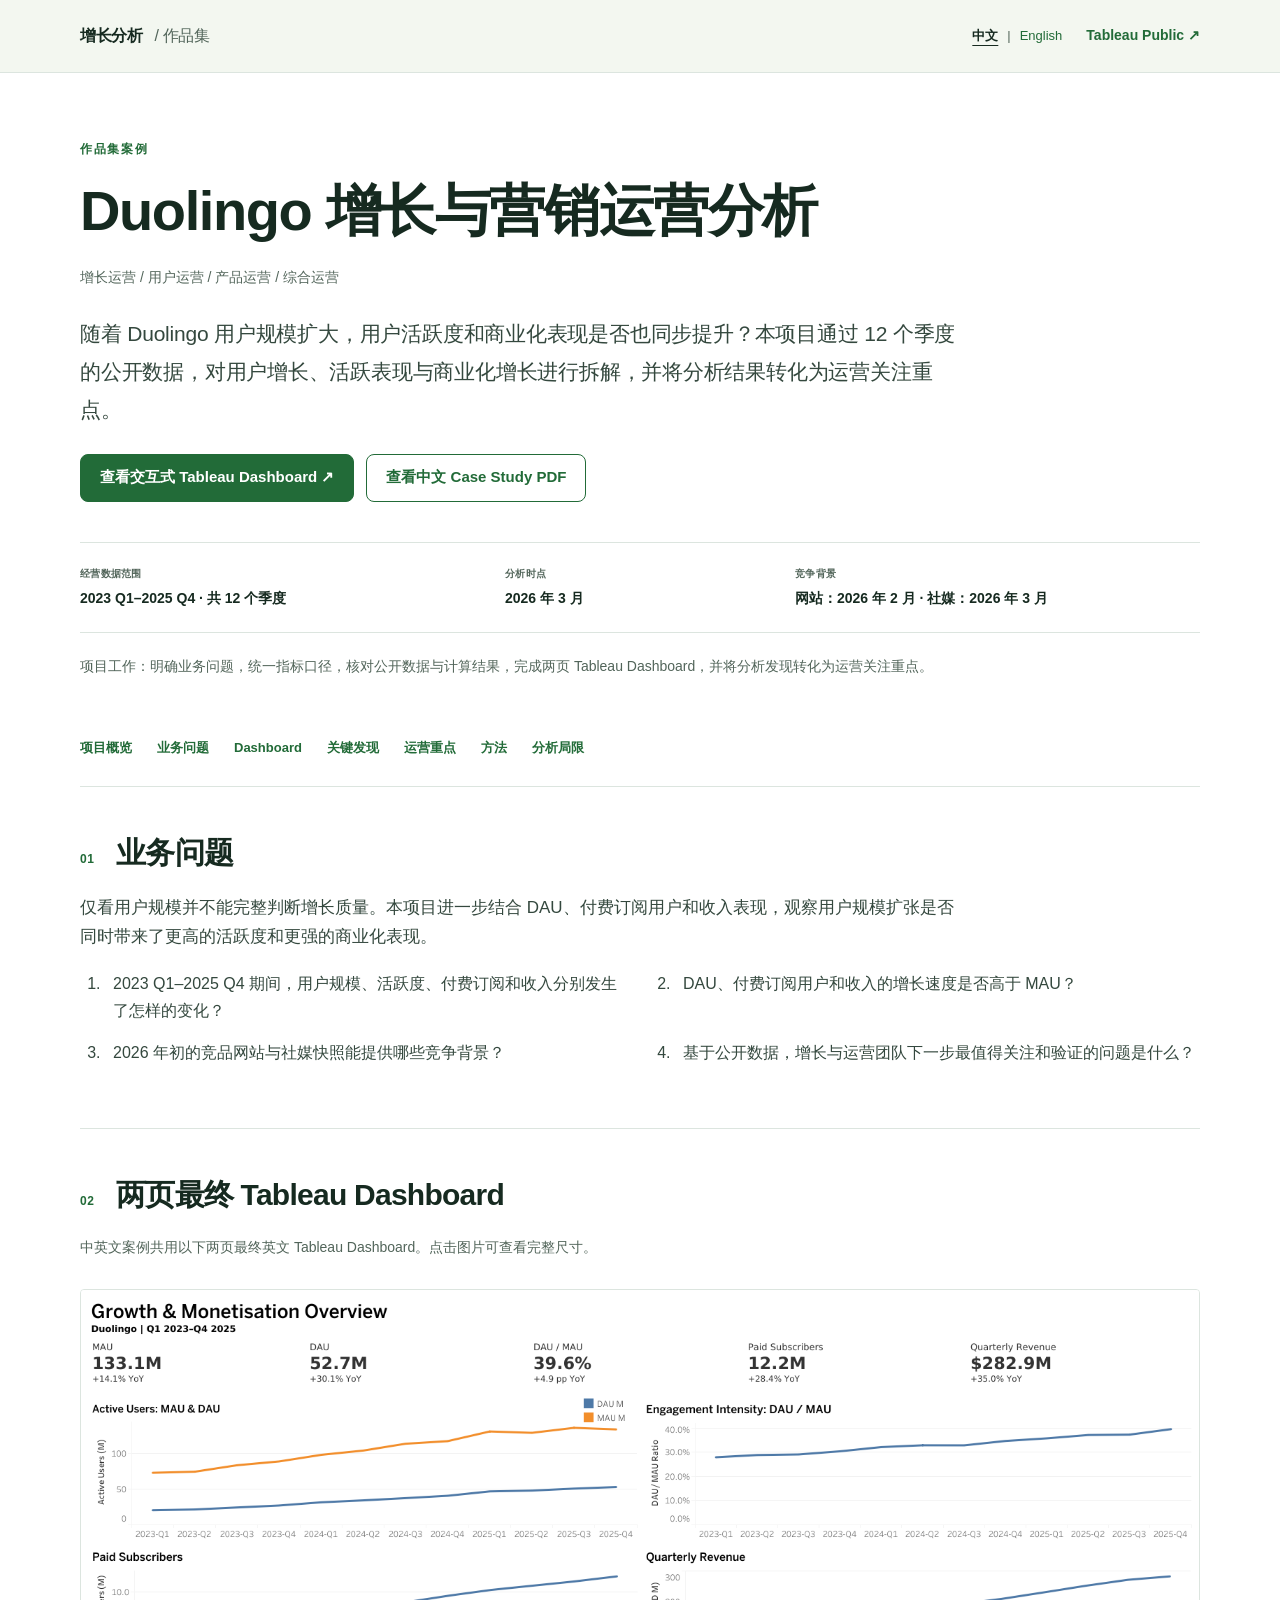
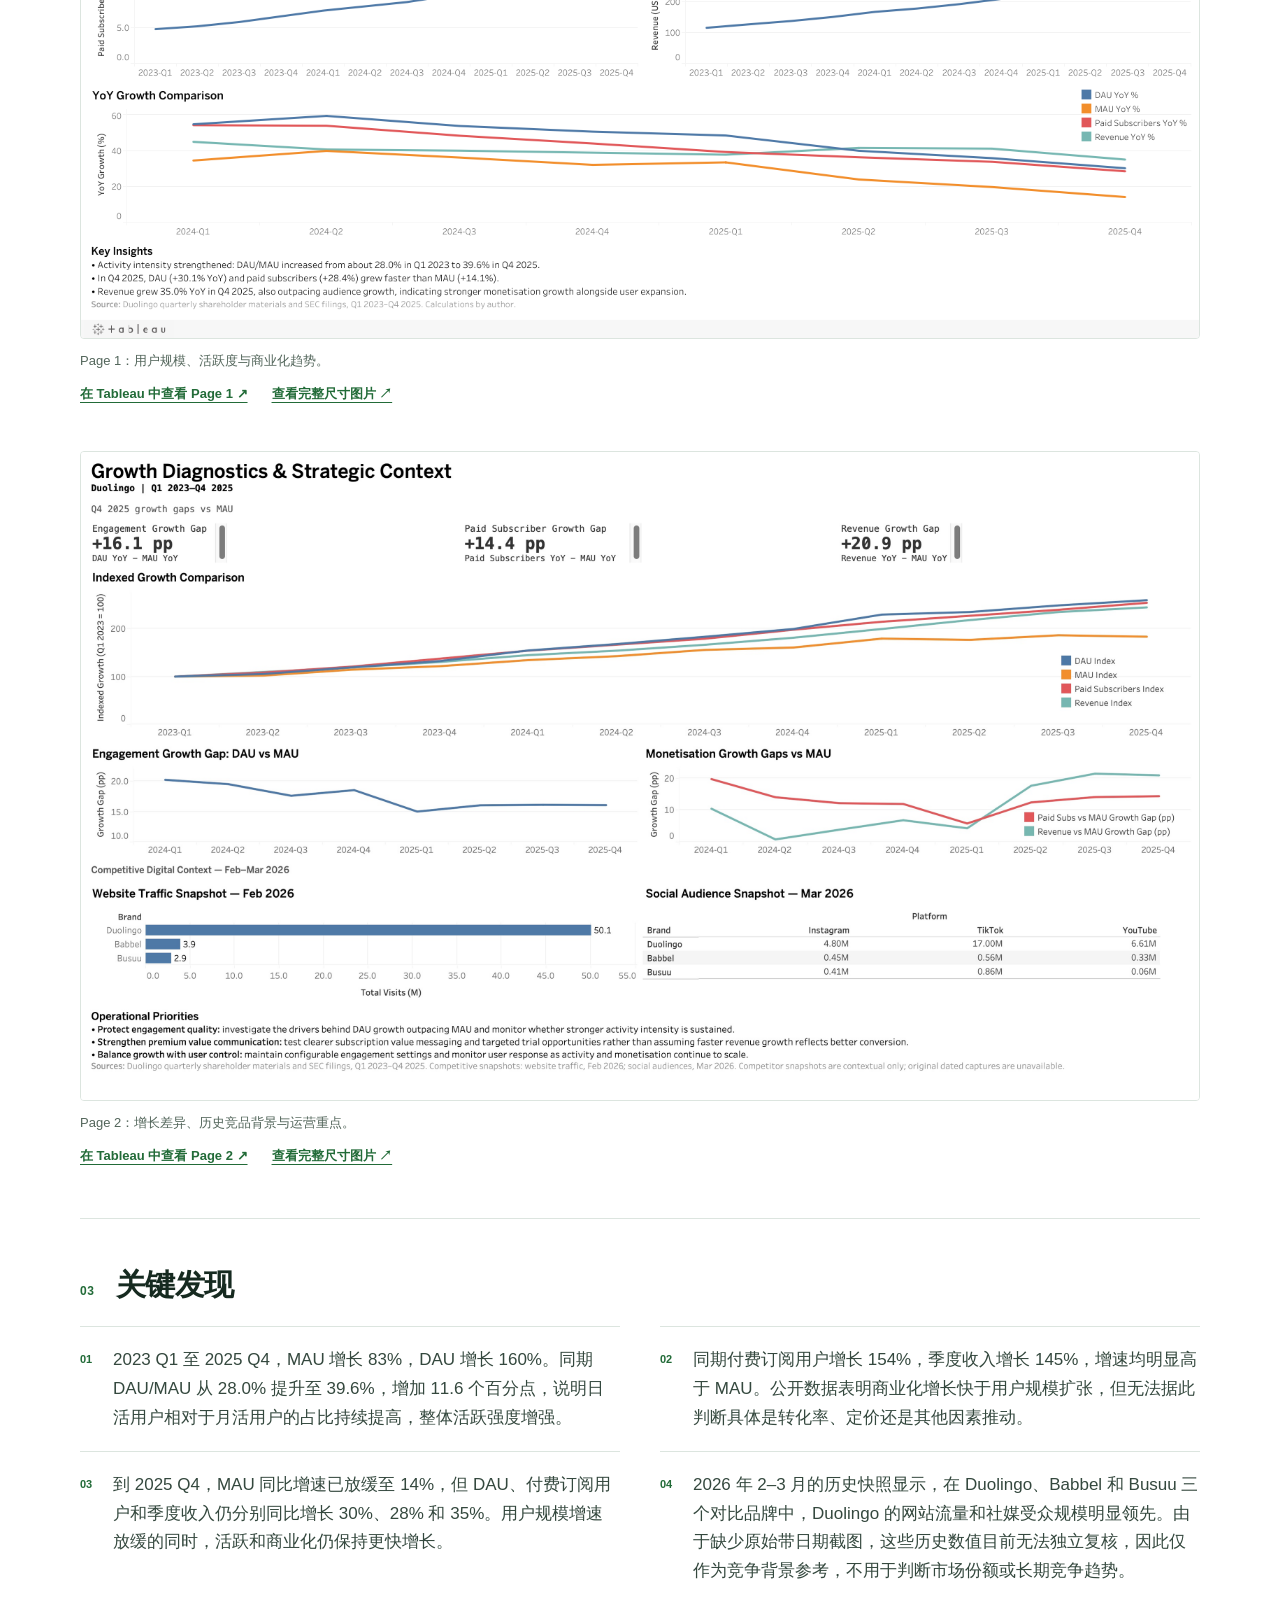
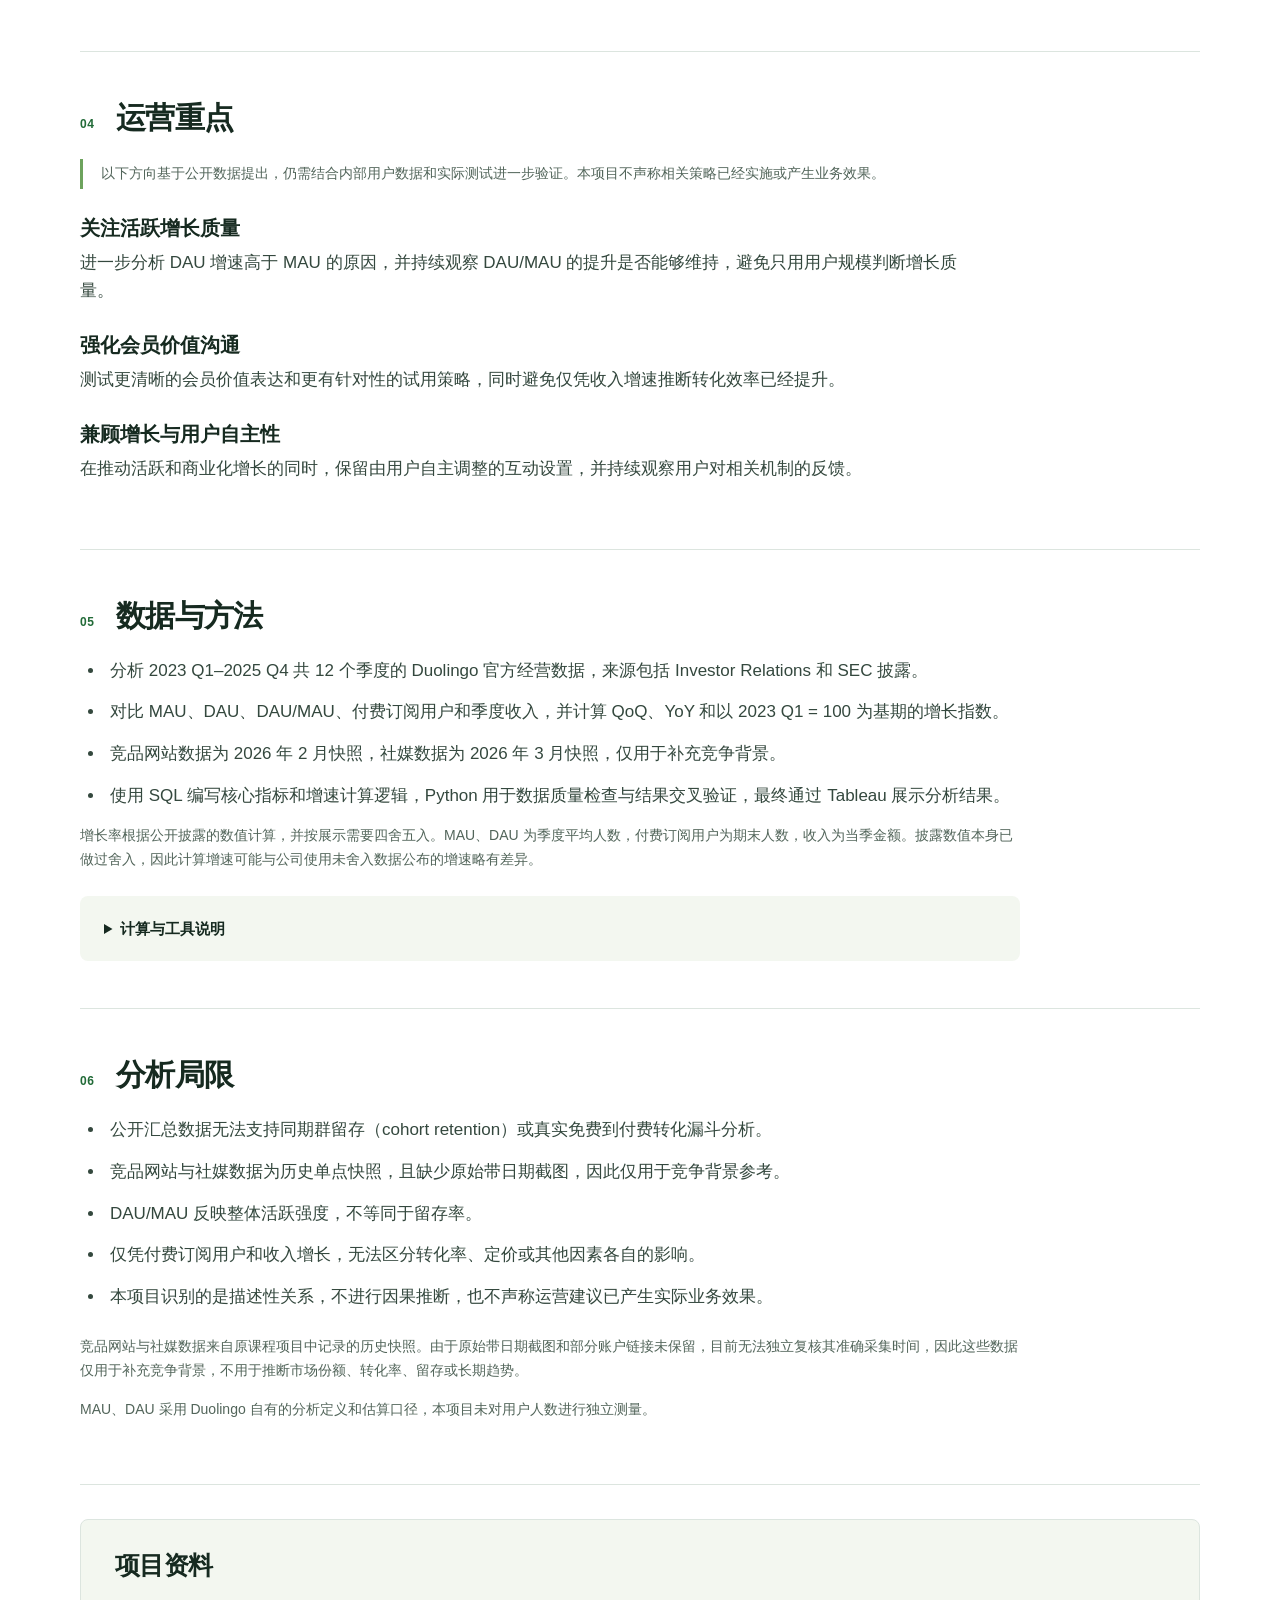
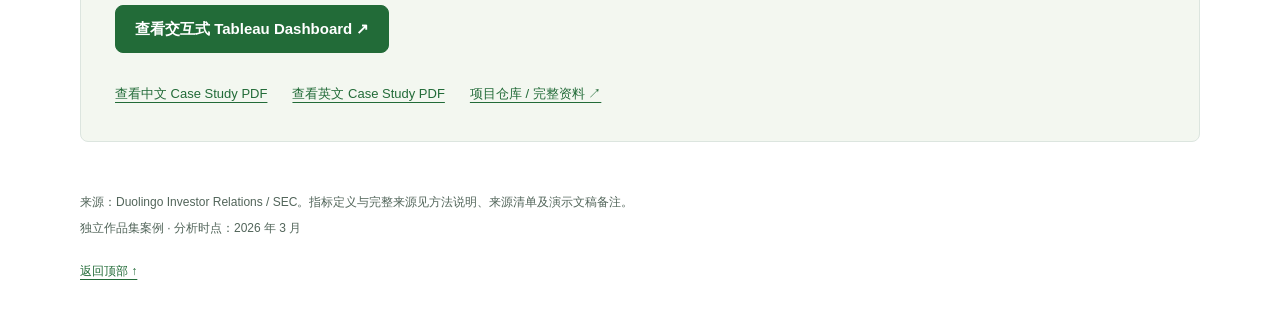
<file: index.html>
<!doctype html>
<html lang="zh-Hans">
<head>
<meta charset="utf-8"><meta name="viewport" content="width=device-width,initial-scale=1">
<title>Duolingo 增长与营销运营分析 | 作品集案例</title>
<meta name="description" content="随着 Duolingo 用户规模扩大，用户活跃度和商业化表现是否也同步提升？本项目通过 12 个季度的公开数据，对用户增长、活跃表现与商业化增长进行拆解，并将分析结果转化为运营关注重点。">
<meta name="theme-color" content="#226b38">
<link rel="icon" type="image/svg+xml" href="assets/favicon.svg">
<link rel="stylesheet" href="assets/style.css">
<link rel="alternate" hreflang="zh-Hans" href="./">
<link rel="alternate" hreflang="en" href="en/">
</head>
<body>
<a class="skip" href="#main">跳转至案例正文</a>
<header class="topbar"><div class="topbar-inner"><a class="brand" href="#overview">增长分析 <span>/ 作品集</span></a><div class="topbar-tools"><nav class="language-switch" aria-label="切换语言"><span lang="zh-Hans" aria-current="page">中文</span><span class="language-divider" aria-hidden="true">|</span><a href="en/" lang="en" hreflang="en">English</a></nav><a class="top-cta" href="https://public.tableau.com/views/Duolingo_Growth_Marketing_Analytics/P1_Growth_Monetisation_Overview?:language=en-US&amp;:sid=&amp;:redirect=auth&amp;:display_count=n&amp;:origin=viz_share_link" target="_blank" rel="noopener noreferrer">Tableau Public ↗</a></div></div></header>
<main id="main">
<div class="hero page-width" id="overview">
<p class="eyebrow">作品集案例</p>
<h1>Duolingo 增长与营销运营分析</h1>
<p class="sub">增长运营 / 用户运营 / 产品运营 / 综合运营</p>
<p class="lead">随着 Duolingo 用户规模扩大，用户活跃度和商业化表现是否也同步提升？本项目通过 12 个季度的公开数据，对用户增长、活跃表现与商业化增长进行拆解，并将分析结果转化为运营关注重点。</p>
<div class="actions"><a class="button primary" href="https://public.tableau.com/views/Duolingo_Growth_Marketing_Analytics/P1_Growth_Monetisation_Overview?:language=en-US&amp;:sid=&amp;:redirect=auth&amp;:display_count=n&amp;:origin=viz_share_link" target="_blank" rel="noopener noreferrer">查看交互式 Tableau Dashboard ↗</a><a class="button secondary" href="case_study/Duolingo_Growth_Operations_Case_Study_CN.pdf">查看中文 Case Study PDF</a></div>
<dl class="scope"><div><dt>经营数据范围</dt><dd>2023 Q1–2025 Q4 · 共 12 个季度</dd></div><div><dt>分析时点</dt><dd>2026 年 3 月</dd></div><div><dt>竞争背景</dt><dd>网站：2026 年 2 月 · 社媒：2026 年 3 月</dd></div></dl>
<p class="role">项目工作：明确业务问题，统一指标口径，核对公开数据与计算结果，完成两页 Tableau Dashboard，并将分析发现转化为运营关注重点。</p>
</div>
<nav class="section-nav page-width" aria-label="案例导航"><a href="#overview">项目概览</a><a href="#question">业务问题</a><a href="#dashboards">Dashboard</a><a href="#findings">关键发现</a><a href="#operations">运营重点</a><a href="#method">方法</a><a href="#limits">分析局限</a></nav>
<div class="page-width content">
<section id="question"><div class="section-heading"><span class="section-number">01</span><h2>业务问题</h2></div><p>仅看用户规模并不能完整判断增长质量。本项目进一步结合 DAU、付费订阅用户和收入表现，观察用户规模扩张是否同时带来了更高的活跃度和更强的商业化表现。</p><ol><li>2023 Q1–2025 Q4 期间，用户规模、活跃度、付费订阅和收入分别发生了怎样的变化？</li><li>DAU、付费订阅用户和收入的增长速度是否高于 MAU？</li><li>2026 年初的竞品网站与社媒快照能提供哪些竞争背景？</li><li>基于公开数据，增长与运营团队下一步最值得关注和验证的问题是什么？</li></ol></section>
<section id="dashboards"><div class="section-heading"><span class="section-number">02</span><h2>两页最终 Tableau Dashboard</h2></div><p class="small">中英文案例共用以下两页最终英文 Tableau Dashboard。点击图片可查看完整尺寸。</p><figure class="dashboard"><a href="dashboard/final/tableau_page1.png"><img width="1599" height="926" loading="lazy" src="dashboard/final/tableau_page1.png" alt="Tableau Page 1：用户规模、活跃度与商业化概览"></a><figcaption>Page 1：用户规模、活跃度与商业化趋势。<span class="figure-actions"><a href="https://public.tableau.com/views/Duolingo_Growth_Marketing_Analytics/P1_Growth_Monetisation_Overview?:language=en-US&amp;:sid=&amp;:redirect=auth&amp;:display_count=n&amp;:origin=viz_share_link" target="_blank" rel="noopener noreferrer">在 Tableau 中查看 Page 1 ↗</a><a href="dashboard/final/tableau_page1.png" target="_blank" rel="noopener">查看完整尺寸图片 ↗</a></span></figcaption></figure><figure class="dashboard"><a href="dashboard/final/tableau_page2.png"><img width="3198" height="1852" loading="lazy" src="dashboard/final/tableau_page2.png" alt="Tableau Page 2：增长诊断与竞争背景"></a><figcaption>Page 2：增长差异、历史竞品背景与运营重点。<span class="figure-actions"><a href="https://public.tableau.com/views/Duolingo_Growth_Marketing_Analytics/P2_Growth_Diagnostics_Strategic_Context?:showVizHome=no" target="_blank" rel="noopener noreferrer">在 Tableau 中查看 Page 2 ↗</a><a href="dashboard/final/tableau_page2.png" target="_blank" rel="noopener">查看完整尺寸图片 ↗</a></span></figcaption></figure></section>
<section id="findings"><div class="section-heading"><span class="section-number">03</span><h2>关键发现</h2></div><ol class="findings"><li>2023 Q1 至 2025 Q4，MAU 增长 83%，DAU 增长 160%。同期 DAU/MAU 从 28.0% 提升至 39.6%，增加 11.6 个百分点，说明日活用户相对于月活用户的占比持续提高，整体活跃强度增强。</li><li>同期付费订阅用户增长 154%，季度收入增长 145%，增速均明显高于 MAU。公开数据表明商业化增长快于用户规模扩张，但无法据此判断具体是转化率、定价还是其他因素推动。</li><li>到 2025 Q4，MAU 同比增速已放缓至 14%，但 DAU、付费订阅用户和季度收入仍分别同比增长 30%、28% 和 35%。用户规模增速放缓的同时，活跃和商业化仍保持更快增长。</li><li>2026 年 2–3 月的历史快照显示，在 Duolingo、Babbel 和 Busuu 三个对比品牌中，Duolingo 的网站流量和社媒受众规模明显领先。由于缺少原始带日期截图，这些历史数值目前无法独立复核，因此仅作为竞争背景参考，不用于判断市场份额或长期竞争趋势。</li></ol></section>
<section id="operations"><div class="section-heading"><span class="section-number">04</span><h2>运营重点</h2></div><p class="small">以下方向基于公开数据提出，仍需结合内部用户数据和实际测试进一步验证。本项目不声称相关策略已经实施或产生业务效果。</p><h3>关注活跃增长质量</h3><p>进一步分析 DAU 增速高于 MAU 的原因，并持续观察 DAU/MAU 的提升是否能够维持，避免只用用户规模判断增长质量。</p><h3>强化会员价值沟通</h3><p>测试更清晰的会员价值表达和更有针对性的试用策略，同时避免仅凭收入增速推断转化效率已经提升。</p><h3>兼顾增长与用户自主性</h3><p>在推动活跃和商业化增长的同时，保留由用户自主调整的互动设置，并持续观察用户对相关机制的反馈。</p></section>
<section id="method"><div class="section-heading"><span class="section-number">05</span><h2>数据与方法</h2></div><ul><li>分析 2023 Q1–2025 Q4 共 12 个季度的 Duolingo 官方经营数据，来源包括 Investor Relations 和 SEC 披露。</li><li>对比 MAU、DAU、DAU/MAU、付费订阅用户和季度收入，并计算 QoQ、YoY 和以 2023 Q1 = 100 为基期的增长指数。</li><li>竞品网站数据为 2026 年 2 月快照，社媒数据为 2026 年 3 月快照，仅用于补充竞争背景。</li><li>使用 SQL 编写核心指标和增速计算逻辑，Python 用于数据质量检查与结果交叉验证，最终通过 Tableau 展示分析结果。</li></ul><p class="small">增长率根据公开披露的数值计算，并按展示需要四舍五入。MAU、DAU 为季度平均人数，付费订阅用户为期末人数，收入为当季金额。披露数值本身已做过舍入，因此计算增速可能与公司使用未舍入数据公布的增速略有差异。</p><details class="method-details"><summary>计算与工具说明</summary><ul><li>使用 Duolingo 官方披露的 12 个季度、6 项经营指标，逐项记录数据来源与指标定义。</li><li>比较期间增长、QoQ、YoY、DAU/MAU 和增长指数；增速差用百分点表示。</li><li>通过 SQL 计算逻辑与 Python 结果交叉核对 16 个衍生字段，缺少前期数据的比较保留为空值。</li><li>两页已完成并发布的英文 Tableau Dashboard 为最终交互式展示，中英文案例共用同一组 Dashboard。</li></ul><p>SQL 逻辑已通过 SQLite 兼容环境进行结果核对；原生 MySQL 环境未单独执行验证。原始数据、处理后 CSV、指标定义和已确认的分析结论均保持不变。</p><p>DAU/MAU 是季度平均 DAU 与季度平均 MAU 的比值，反映整体活跃强度，不等同于留存率，也不能代表某个用户每日使用的概率。增速差用百分点表示，增长指数以 2023 Q1 = 100 为基期。</p></details></section>
<section id="limits"><div class="section-heading"><span class="section-number">06</span><h2>分析局限</h2></div><ul><li>公开汇总数据无法支持同期群留存（cohort retention）或真实免费到付费转化漏斗分析。</li><li>竞品网站与社媒数据为历史单点快照，且缺少原始带日期截图，因此仅用于竞争背景参考。</li><li>DAU/MAU 反映整体活跃强度，不等同于留存率。</li><li>仅凭付费订阅用户和收入增长，无法区分转化率、定价或其他因素各自的影响。</li><li>本项目识别的是描述性关系，不进行因果推断，也不声称运营建议已产生实际业务效果。</li></ul><p class="small">竞品网站与社媒数据来自原课程项目中记录的历史快照。由于原始带日期截图和部分账户链接未保留，目前无法独立复核其准确采集时间，因此这些数据仅用于补充竞争背景，不用于推断市场份额、转化率、留存或长期趋势。</p><p class="small">MAU、DAU 采用 Duolingo 自有的分析定义和估算口径，本项目未对用户人数进行独立测量。</p></section>
<section id="resources" class="resources"><h2>项目资料</h2><div class="actions"><a class="button primary" href="https://public.tableau.com/views/Duolingo_Growth_Marketing_Analytics/P1_Growth_Monetisation_Overview?:language=en-US&amp;:sid=&amp;:redirect=auth&amp;:display_count=n&amp;:origin=viz_share_link" target="_blank" rel="noopener noreferrer">查看交互式 Tableau Dashboard ↗</a></div><nav aria-label="项目资料链接"><a href="case_study/Duolingo_Growth_Operations_Case_Study_CN.pdf" lang="zh-Hans">查看中文 Case Study PDF</a><a href="case_study/Duolingo_Growth_Operations_Case_Study_EN.pdf" lang="en">查看英文 Case Study PDF</a><a href="https://github.com/Ivyy-LEE/duolingo-growth-case-study" target="_blank" rel="noopener noreferrer">项目仓库 / 完整资料 ↗</a></nav></section>
</div>
</main>
<footer class="page-width"><p>来源：Duolingo Investor Relations / SEC。指标定义与完整来源见方法说明、来源清单及演示文稿备注。</p><p>独立作品集案例 · 分析时点：2026 年 3 月</p><a href="#overview">返回顶部 ↑</a></footer>
</body></html>
</file>
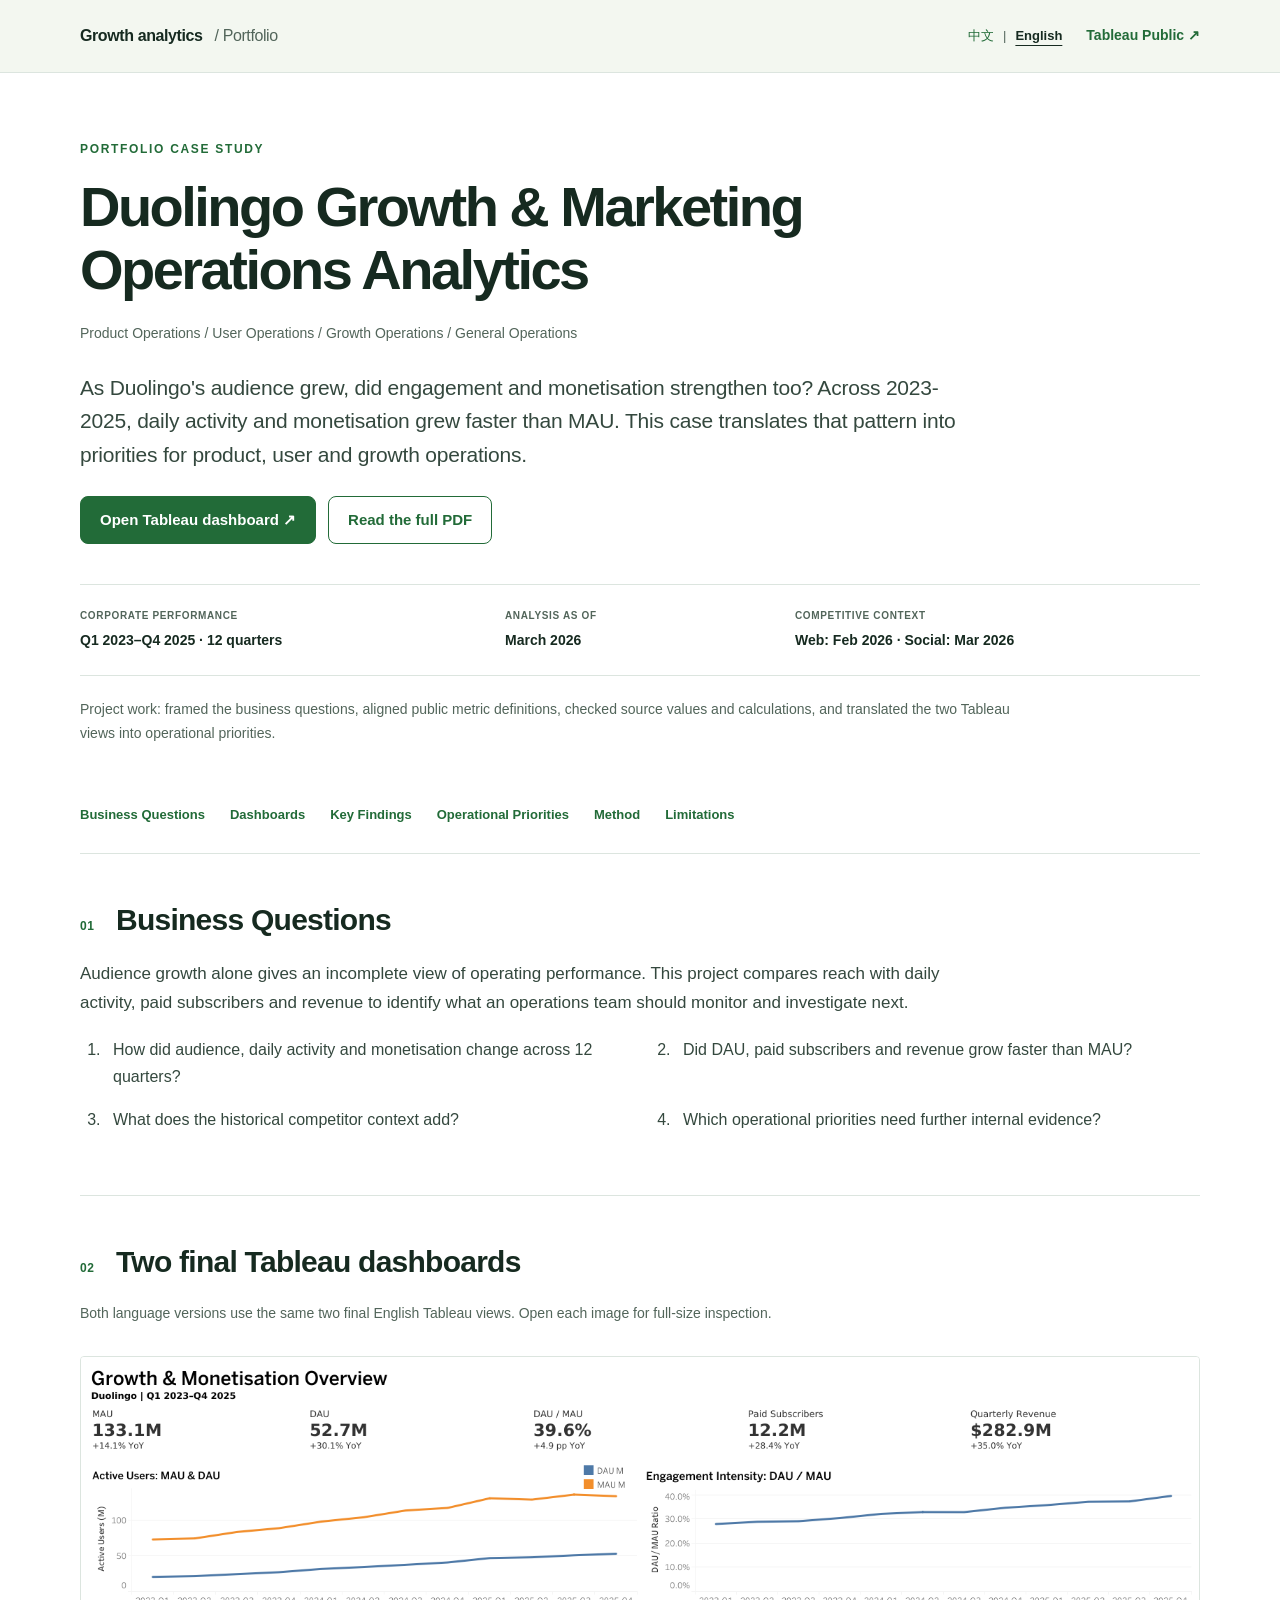
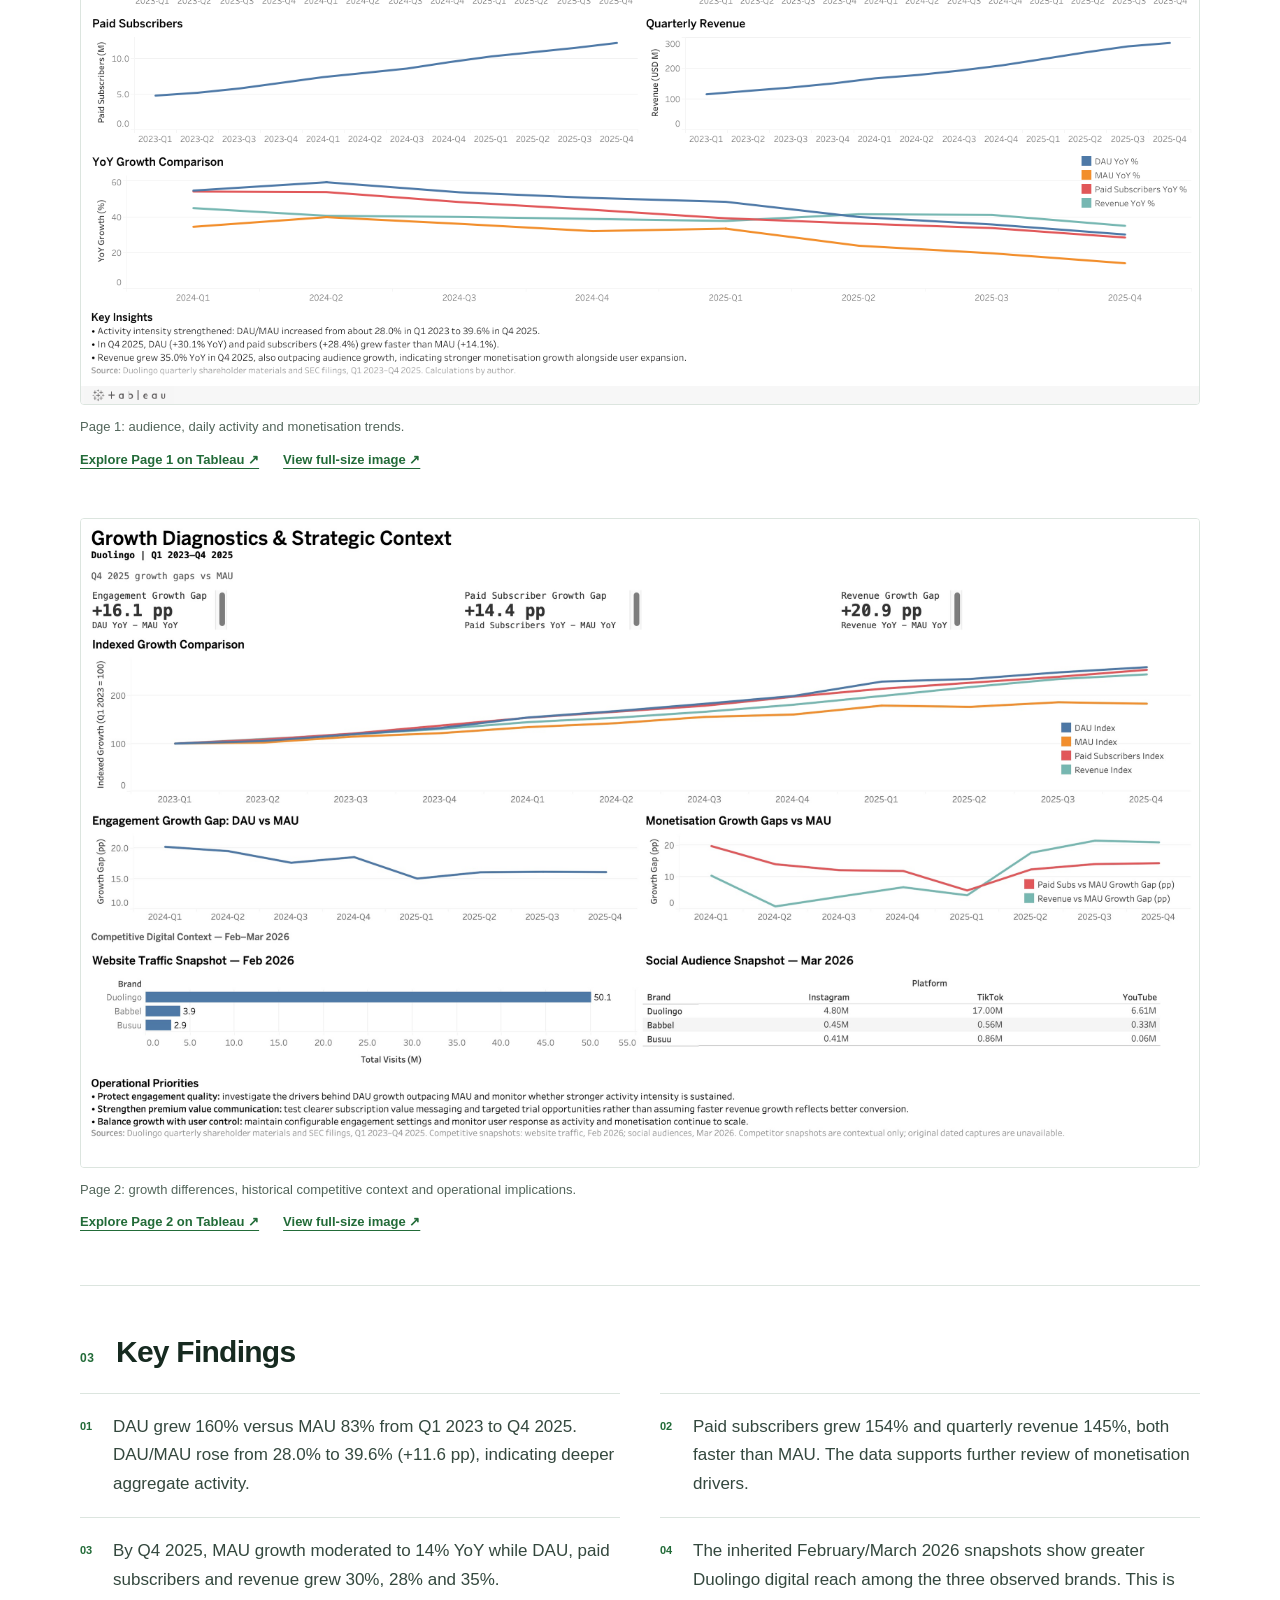
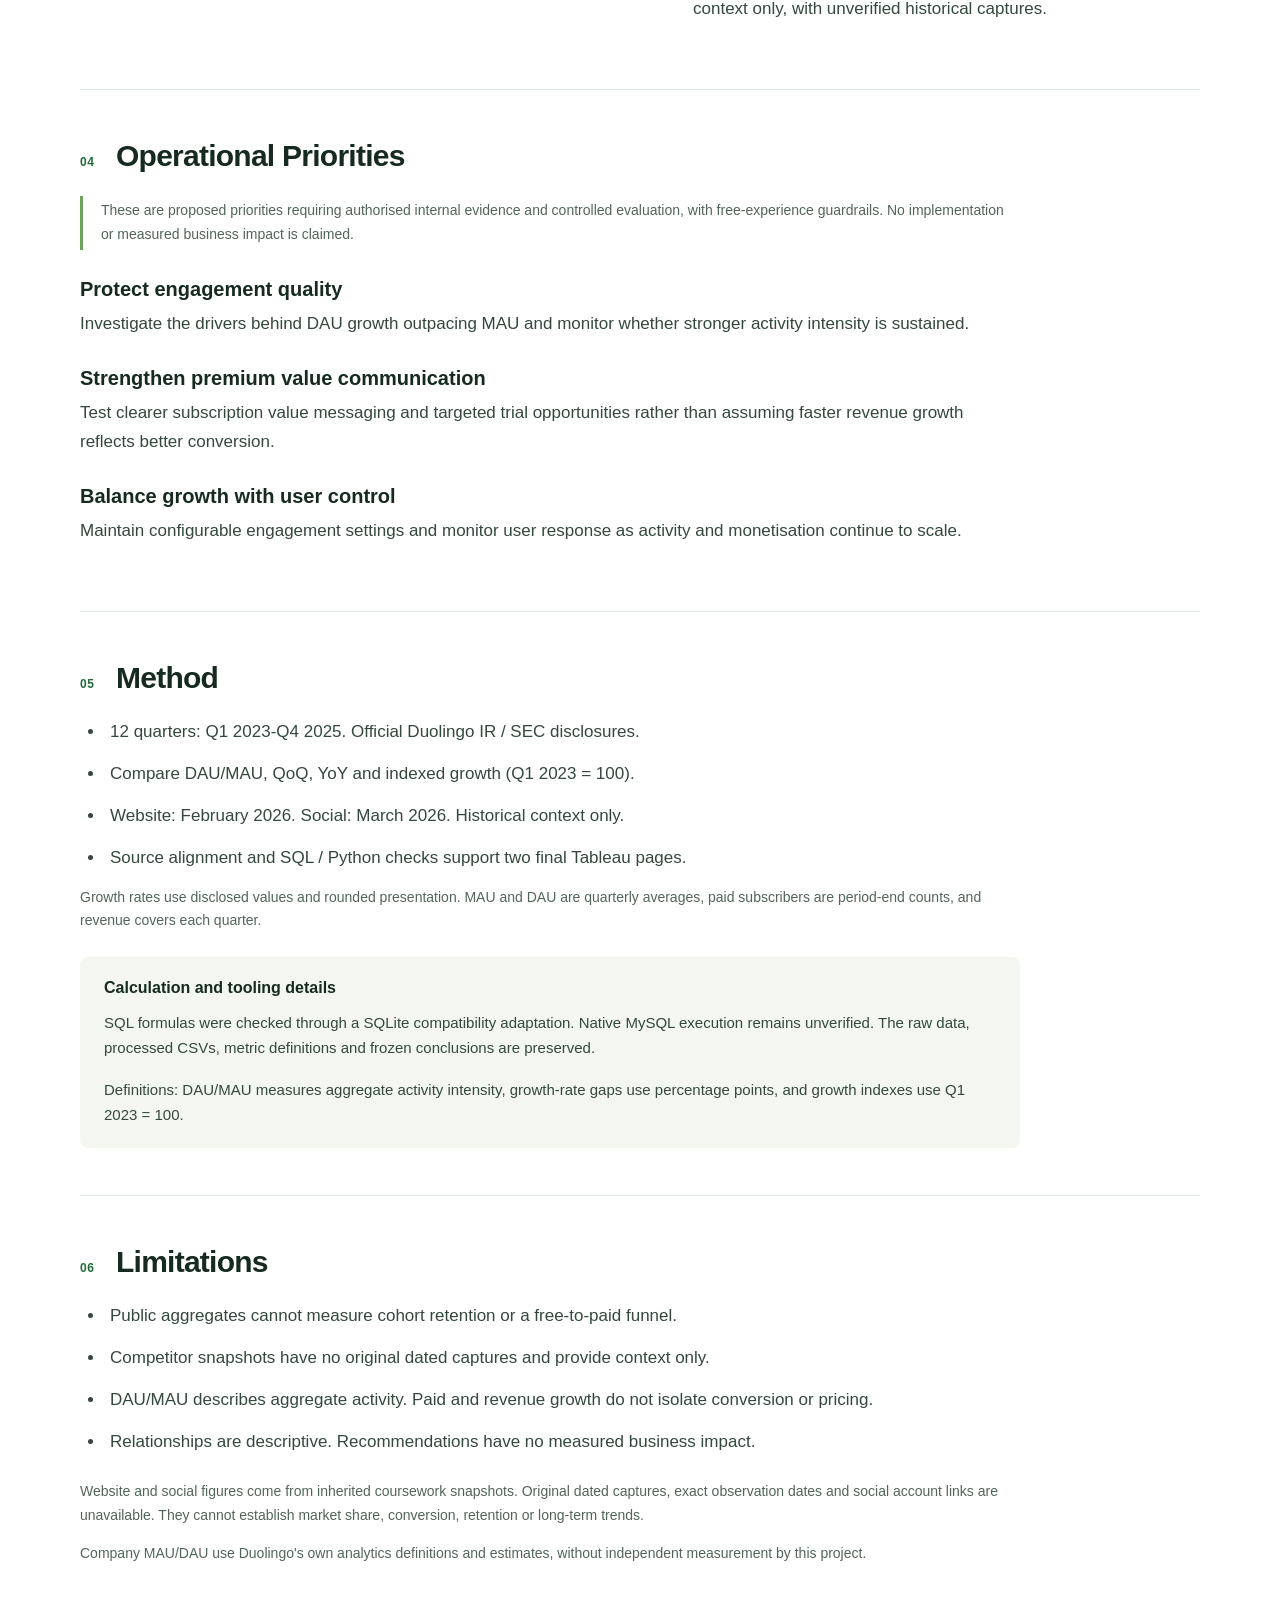
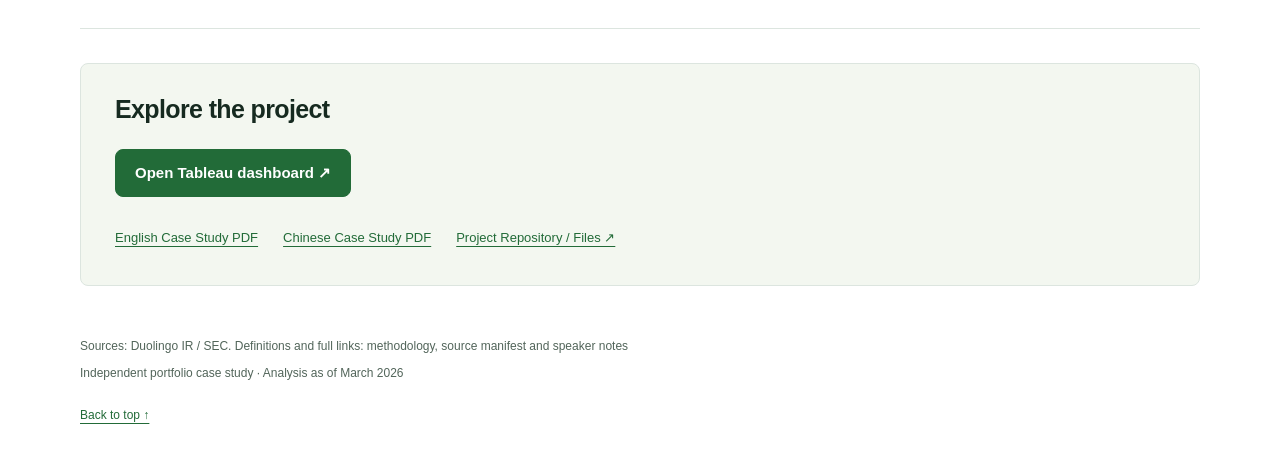
<file: en/index.html>
<!doctype html>
<html lang="en">
<head>
<meta charset="utf-8"><meta name="viewport" content="width=device-width,initial-scale=1">
<title>Duolingo Growth &amp; Marketing Operations Analytics | Case Study</title>
<meta name="description" content="A public-data portfolio case study of Duolingo's audience, engagement and monetisation across 12 quarters, with two final Tableau dashboards and proposed operational priorities.">
<meta name="theme-color" content="#226b38">
<link rel="icon" type="image/svg+xml" href="../assets/favicon.svg">
<link rel="stylesheet" href="../assets/style.css">
<link rel="alternate" hreflang="zh-Hans" href="../">
<link rel="alternate" hreflang="en" href="./">
</head>
<body>
<a class="skip" href="#main">Skip to case study</a>
<header class="topbar"><div class="topbar-inner"><a class="brand" href="#overview">Growth analytics <span>/ Portfolio</span></a><div class="topbar-tools"><nav class="language-switch" aria-label="Choose language"><a href="../" lang="zh-Hans" hreflang="zh-Hans">中文</a><span class="language-divider" aria-hidden="true">|</span><span lang="en" aria-current="page">English</span></nav><a class="top-cta" href="https://public.tableau.com/views/Duolingo_Growth_Marketing_Analytics/P1_Growth_Monetisation_Overview?:language=en-US&amp;:sid=&amp;:redirect=auth&amp;:display_count=n&amp;:origin=viz_share_link" target="_blank" rel="noopener noreferrer">Tableau Public ↗</a></div></div></header>
<main id="main">
<div class="hero page-width" id="overview">
<p class="eyebrow">Portfolio case study</p>
<h1>Duolingo Growth &amp; Marketing Operations Analytics</h1>
<p class="sub">Product Operations / User Operations / Growth Operations / General Operations</p>
<p class="lead">As Duolingo's audience grew, did engagement and monetisation strengthen too? Across 2023-2025, daily activity and monetisation grew faster than MAU. This case translates that pattern into priorities for product, user and growth operations.</p>
<div class="actions"><a class="button primary" href="https://public.tableau.com/views/Duolingo_Growth_Marketing_Analytics/P1_Growth_Monetisation_Overview?:language=en-US&amp;:sid=&amp;:redirect=auth&amp;:display_count=n&amp;:origin=viz_share_link" target="_blank" rel="noopener noreferrer">Open Tableau dashboard ↗</a><a class="button secondary" href="../case_study/Duolingo_Growth_Operations_Case_Study_EN.pdf">Read the full PDF</a></div>
<dl class="scope"><div><dt>Corporate performance</dt><dd>Q1 2023–Q4 2025 · 12 quarters</dd></div><div><dt>Analysis as of</dt><dd>March 2026</dd></div><div><dt>Competitive context</dt><dd>Web: Feb 2026 · Social: Mar 2026</dd></div></dl>
<p class="role">Project work: framed the business questions, aligned public metric definitions, checked source values and calculations, and translated the two Tableau views into operational priorities.</p>
</div>
<nav class="section-nav page-width" aria-label="Case study sections"><a href="#question">Business Questions</a><a href="#dashboards">Dashboards</a><a href="#findings">Key Findings</a><a href="#operations">Operational Priorities</a><a href="#method">Method</a><a href="#limits">Limitations</a></nav>
<div class="page-width content">
<section id="question"><div class="section-heading"><span class="section-number">01</span><h2>Business Questions</h2></div><p>Audience growth alone gives an incomplete view of operating performance. This project compares reach with daily activity, paid subscribers and revenue to identify what an operations team should monitor and investigate next.</p><ol><li>How did audience, daily activity and monetisation change across 12 quarters?</li><li>Did DAU, paid subscribers and revenue grow faster than MAU?</li><li>What does the historical competitor context add?</li><li>Which operational priorities need further internal evidence?</li></ol></section>
<section id="dashboards"><div class="section-heading"><span class="section-number">02</span><h2>Two final Tableau dashboards</h2></div><p class="small">Both language versions use the same two final English Tableau views. Open each image for full-size inspection.</p><figure class="dashboard"><a href="../dashboard/final/tableau_page1.png"><img width="1599" height="926" loading="lazy" src="../dashboard/final/tableau_page1.png" alt="Tableau Page 1: Growth and Monetisation Overview"></a><figcaption>Page 1: audience, daily activity and monetisation trends.<span class="figure-actions"><a href="https://public.tableau.com/views/Duolingo_Growth_Marketing_Analytics/P1_Growth_Monetisation_Overview?:language=en-US&amp;:sid=&amp;:redirect=auth&amp;:display_count=n&amp;:origin=viz_share_link" target="_blank" rel="noopener noreferrer">Explore Page 1 on Tableau ↗</a><a href="../dashboard/final/tableau_page1.png" target="_blank" rel="noopener">View full-size image ↗</a></span></figcaption></figure><figure class="dashboard"><a href="../dashboard/final/tableau_page2.png"><img width="3198" height="1852" loading="lazy" src="../dashboard/final/tableau_page2.png" alt="Tableau Page 2: Growth Diagnostics and Strategic Context"></a><figcaption>Page 2: growth differences, historical competitive context and operational implications.<span class="figure-actions"><a href="https://public.tableau.com/views/Duolingo_Growth_Marketing_Analytics/P2_Growth_Diagnostics_Strategic_Context?:showVizHome=no" target="_blank" rel="noopener noreferrer">Explore Page 2 on Tableau ↗</a><a href="../dashboard/final/tableau_page2.png" target="_blank" rel="noopener">View full-size image ↗</a></span></figcaption></figure></section>
<section id="findings"><div class="section-heading"><span class="section-number">03</span><h2>Key Findings</h2></div><ol class="findings"><li>DAU grew 160% versus MAU 83% from Q1 2023 to Q4 2025. DAU/MAU rose from 28.0% to 39.6% (+11.6 pp), indicating deeper aggregate activity.</li><li>Paid subscribers grew 154% and quarterly revenue 145%, both faster than MAU. The data supports further review of monetisation drivers.</li><li>By Q4 2025, MAU growth moderated to 14% YoY while DAU, paid subscribers and revenue grew 30%, 28% and 35%.</li><li>The inherited February/March 2026 snapshots show greater Duolingo digital reach among the three observed brands. This is context only, with unverified historical captures.</li></ol></section>
<section id="operations"><div class="section-heading"><span class="section-number">04</span><h2>Operational Priorities</h2></div><p class="small">These are proposed priorities requiring authorised internal evidence and controlled evaluation, with free-experience guardrails. No implementation or measured business impact is claimed.</p><h3>Protect engagement quality</h3><p>Investigate the drivers behind DAU growth outpacing MAU and monitor whether stronger activity intensity is sustained.</p><h3>Strengthen premium value communication</h3><p>Test clearer subscription value messaging and targeted trial opportunities rather than assuming faster revenue growth reflects better conversion.</p><h3>Balance growth with user control</h3><p>Maintain configurable engagement settings and monitor user response as activity and monetisation continue to scale.</p></section>
<section id="method"><div class="section-heading"><span class="section-number">05</span><h2>Method</h2></div><ul><li>12 quarters: Q1 2023-Q4 2025. Official Duolingo IR / SEC disclosures.</li><li>Compare DAU/MAU, QoQ, YoY and indexed growth (Q1 2023 = 100).</li><li>Website: February 2026. Social: March 2026. Historical context only.</li><li>Source alignment and SQL / Python checks support two final Tableau pages.</li></ul><p class="small">Growth rates use disclosed values and rounded presentation. MAU and DAU are quarterly averages, paid subscribers are period-end counts, and revenue covers each quarter.</p><div class="method-details"><h3>Calculation and tooling details</h3><p>SQL formulas were checked through a SQLite compatibility adaptation. Native MySQL execution remains unverified. The raw data, processed CSVs, metric definitions and frozen conclusions are preserved.</p><p>Definitions: DAU/MAU measures aggregate activity intensity, growth-rate gaps use percentage points, and growth indexes use Q1 2023 = 100.</p></div></section>
<section id="limits"><div class="section-heading"><span class="section-number">06</span><h2>Limitations</h2></div><ul><li>Public aggregates cannot measure cohort retention or a free-to-paid funnel.</li><li>Competitor snapshots have no original dated captures and provide context only.</li><li>DAU/MAU describes aggregate activity. Paid and revenue growth do not isolate conversion or pricing.</li><li>Relationships are descriptive. Recommendations have no measured business impact.</li></ul><p class="small">Website and social figures come from inherited coursework snapshots. Original dated captures, exact observation dates and social account links are unavailable. They cannot establish market share, conversion, retention or long-term trends.</p><p class="small">Company MAU/DAU use Duolingo's own analytics definitions and estimates, without independent measurement by this project.</p></section>
<section id="resources" class="resources"><h2>Explore the project</h2><div class="actions"><a class="button primary" href="https://public.tableau.com/views/Duolingo_Growth_Marketing_Analytics/P1_Growth_Monetisation_Overview?:language=en-US&amp;:sid=&amp;:redirect=auth&amp;:display_count=n&amp;:origin=viz_share_link" target="_blank" rel="noopener noreferrer">Open Tableau dashboard ↗</a></div><nav aria-label="Project resources"><a href="../case_study/Duolingo_Growth_Operations_Case_Study_EN.pdf">English Case Study PDF</a><a href="../case_study/Duolingo_Growth_Operations_Case_Study_CN.pdf" lang="zh-Hans">Chinese Case Study PDF</a><a href="https://github.com/Ivyy-LEE/duolingo-growth-case-study" target="_blank" rel="noopener noreferrer">Project Repository / Files ↗</a></nav></section>
</div>
</main>
<footer class="page-width"><p>Sources: Duolingo IR / SEC. Definitions and full links: methodology, source manifest and speaker notes</p><p>Independent portfolio case study · Analysis as of March 2026</p><a href="#overview">Back to top ↑</a></footer>
</body></html>
</file>
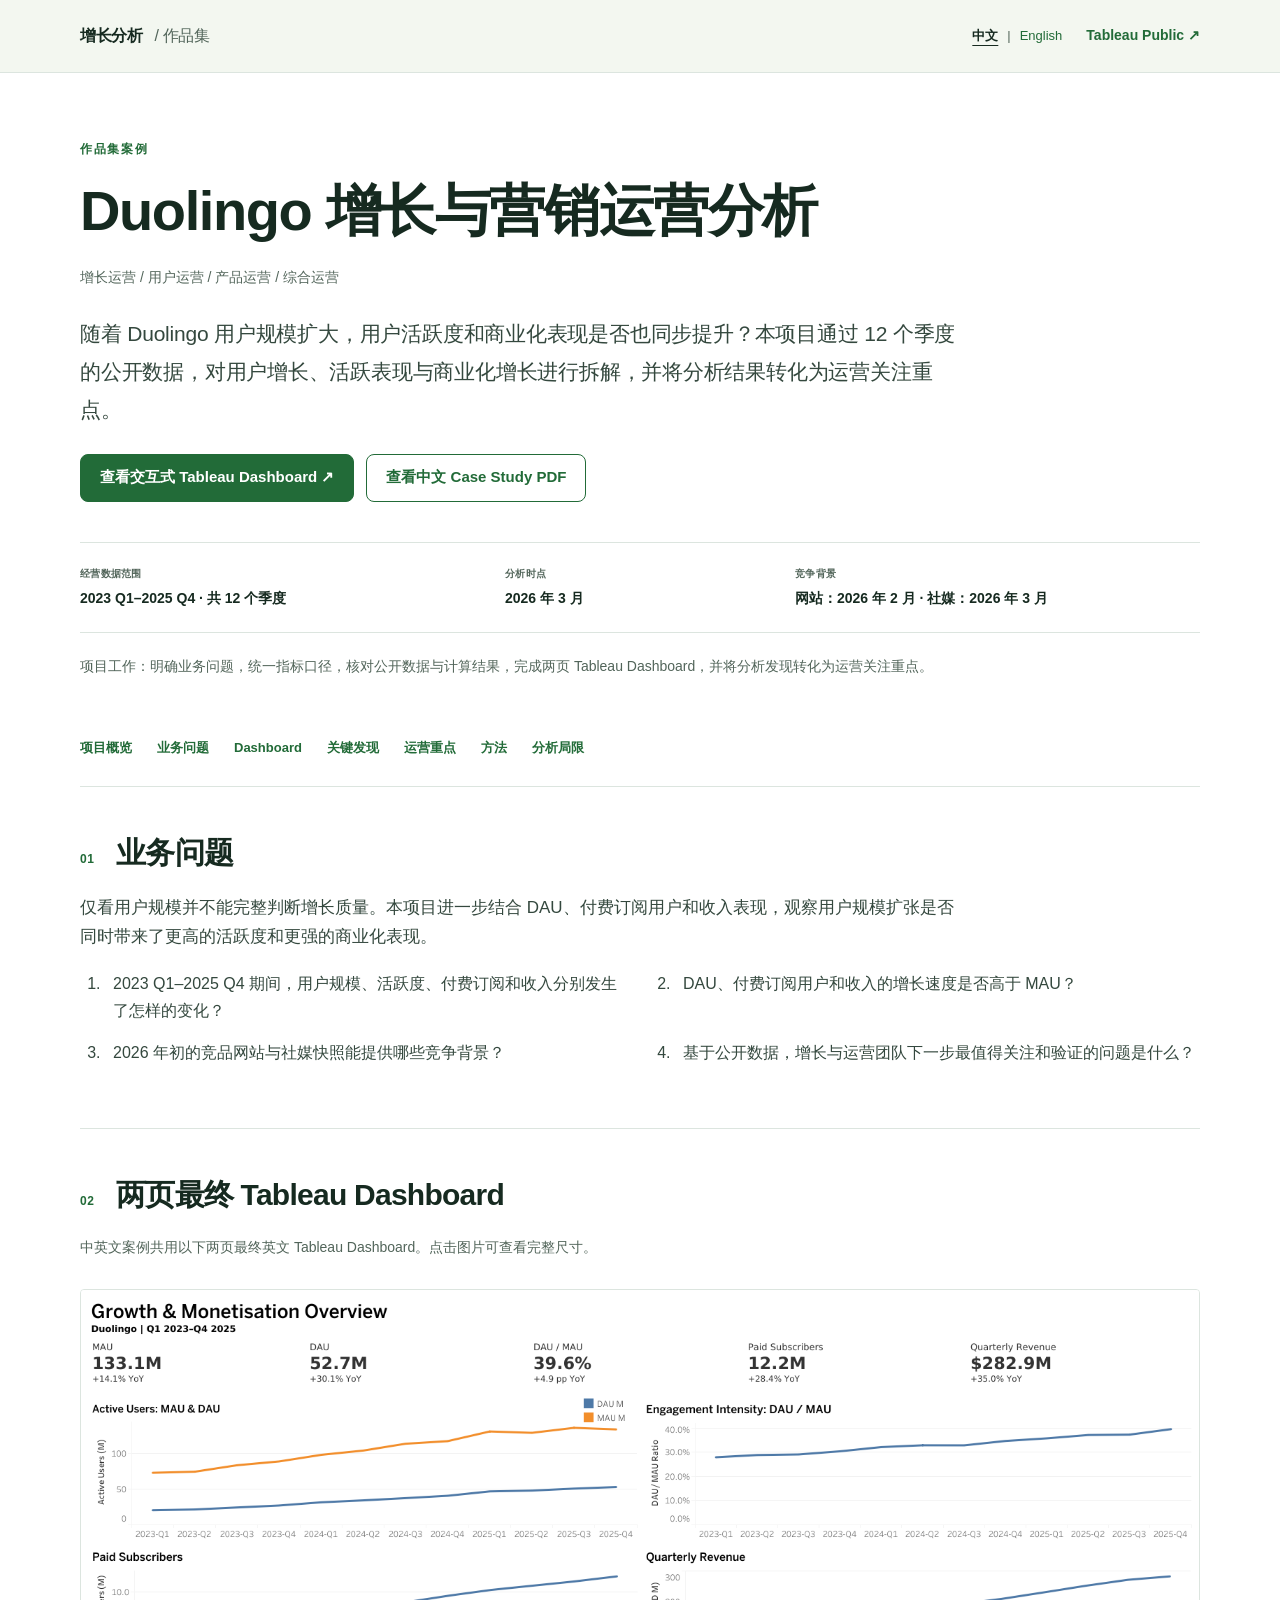
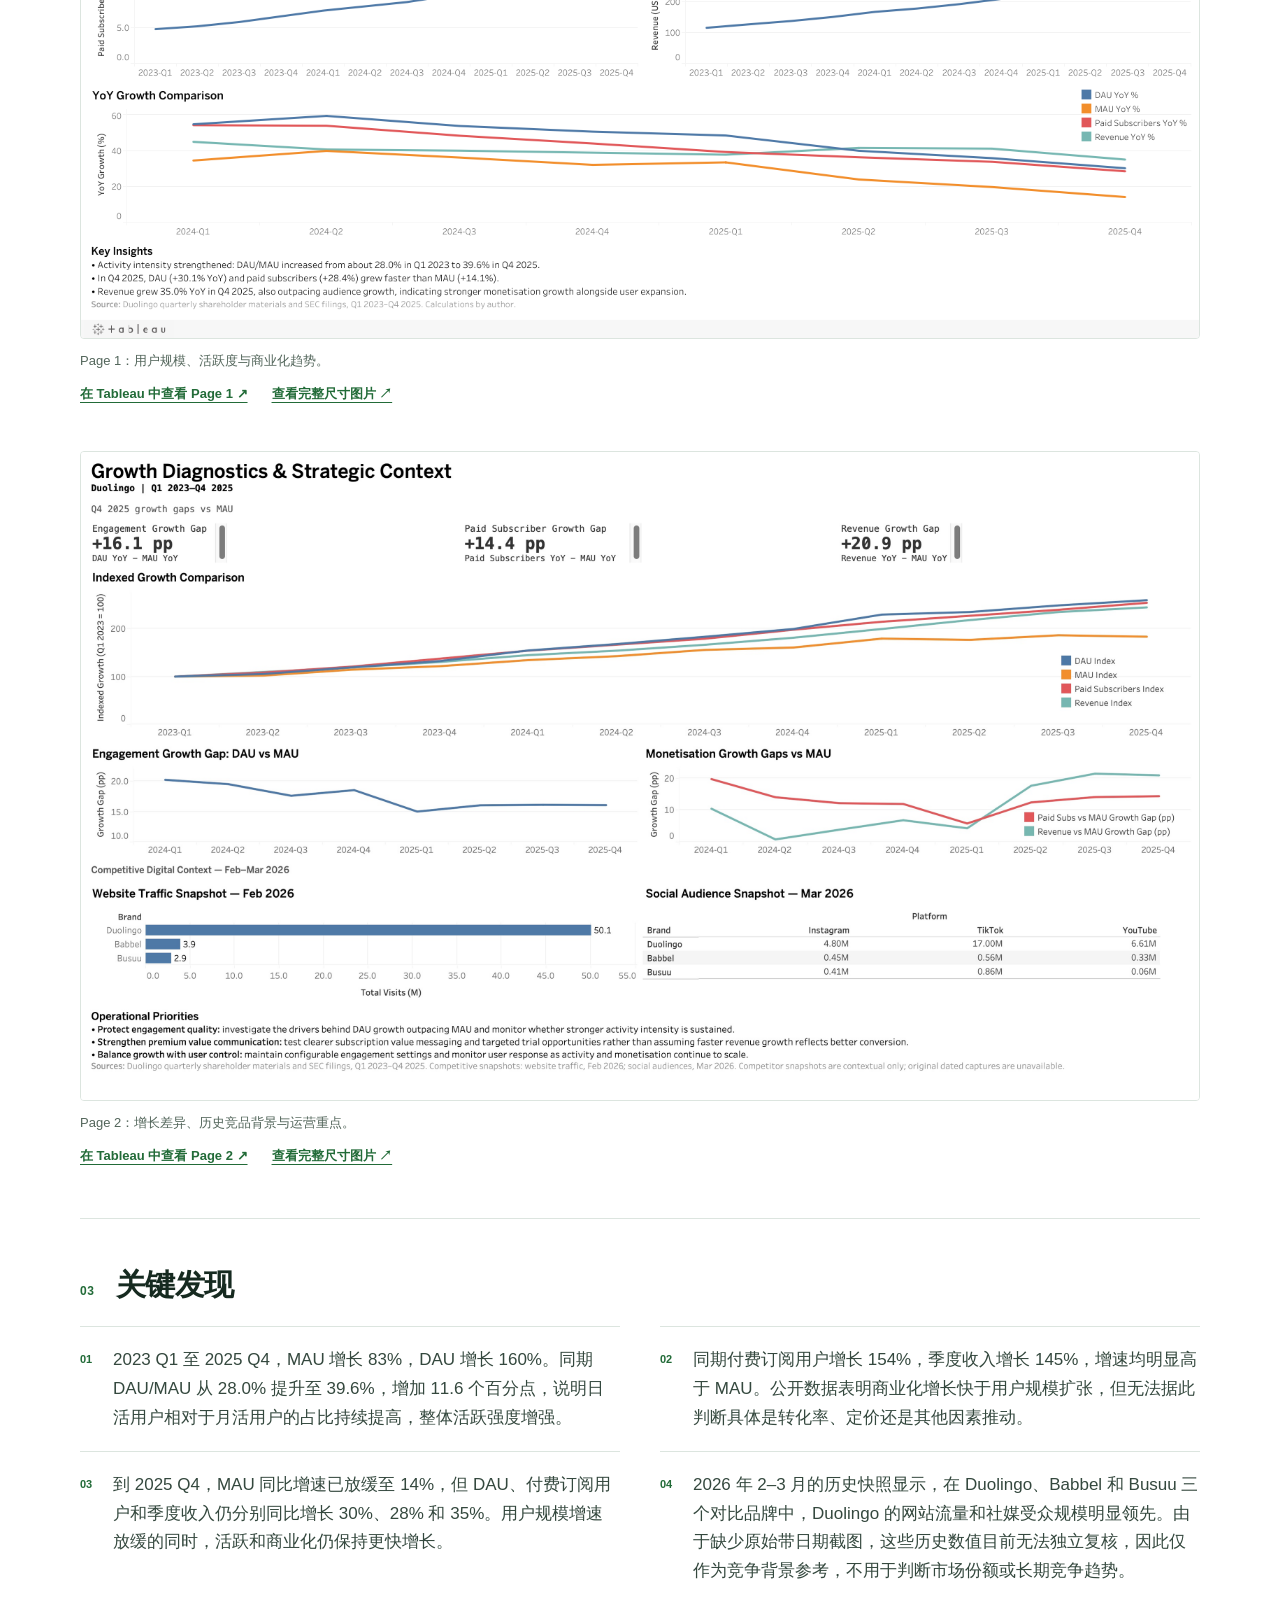
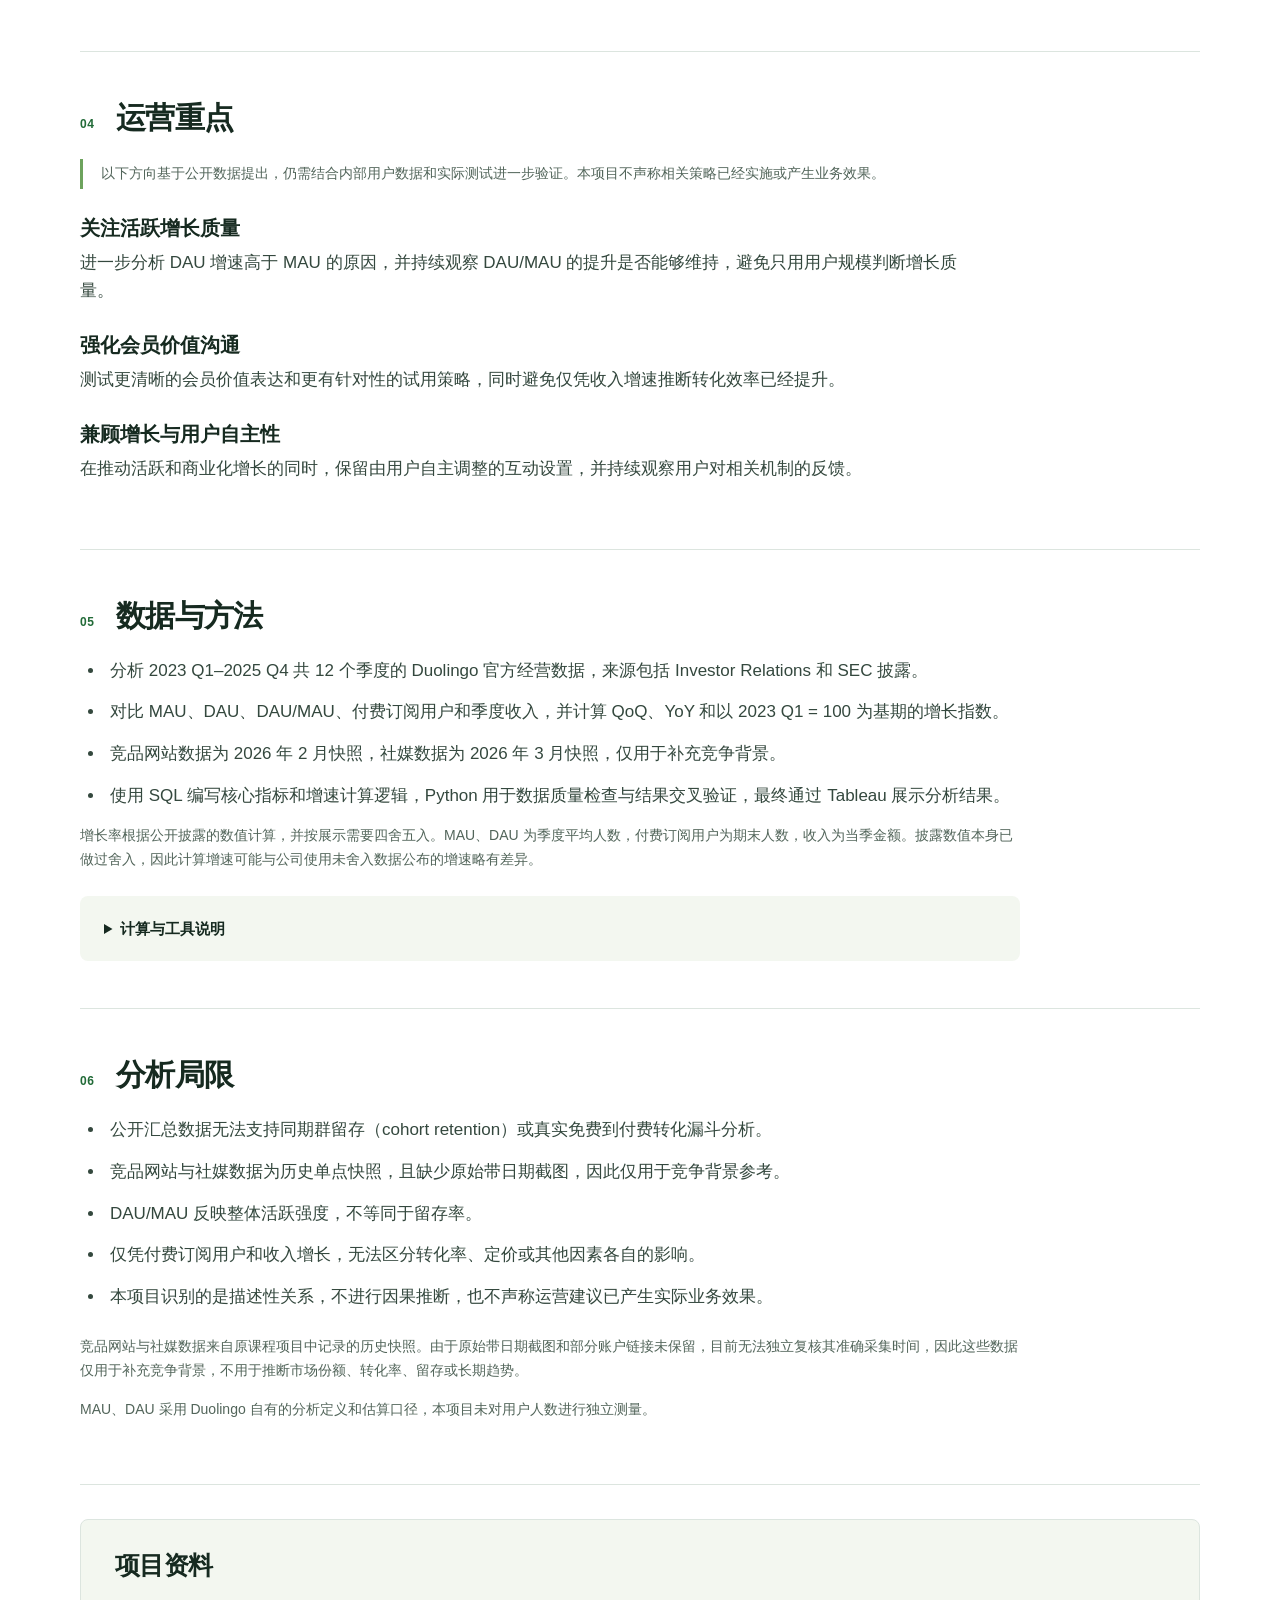
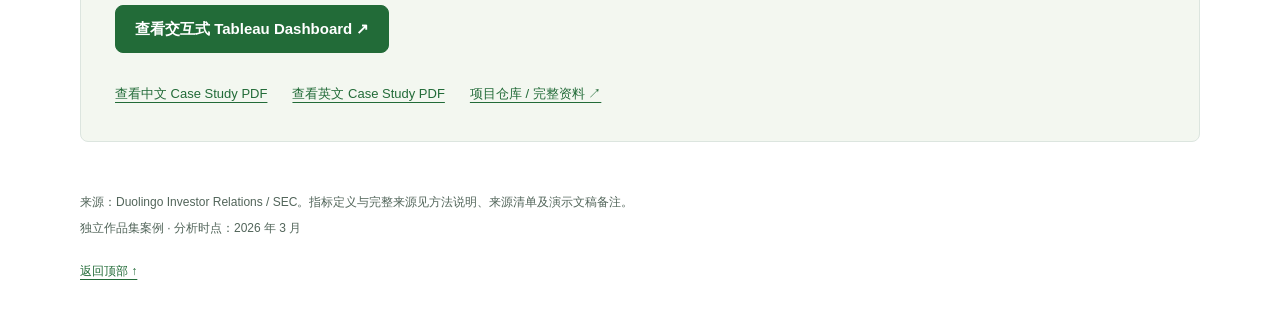
<file: case_study/case_study_cn.html>
<!doctype html>
<html lang="zh-Hans">
<head>
<meta charset="utf-8"><meta name="viewport" content="width=device-width,initial-scale=1">
<title>Duolingo 增长与营销运营分析 | 作品集案例</title>
<meta name="description" content="随着 Duolingo 用户规模扩大，用户活跃度和商业化表现是否也同步提升？本项目通过 12 个季度的公开数据，对用户增长、活跃表现与商业化增长进行拆解，并将分析结果转化为运营关注重点。">
<meta name="theme-color" content="#226b38">
<link rel="icon" type="image/svg+xml" href="../assets/favicon.svg">
<link rel="stylesheet" href="../assets/style.css">
<link rel="alternate" hreflang="zh-Hans" href="../">
<link rel="alternate" hreflang="en" href="../en/">
</head>
<body>
<a class="skip" href="#main">跳转至案例正文</a>
<header class="topbar"><div class="topbar-inner"><a class="brand" href="#overview">增长分析 <span>/ 作品集</span></a><div class="topbar-tools"><nav class="language-switch" aria-label="切换语言"><a href="../" lang="zh-Hans" hreflang="zh-Hans" aria-current="page">中文</a><span class="language-divider" aria-hidden="true">|</span><a href="../en/" lang="en" hreflang="en">English</a></nav><a class="top-cta" href="https://public.tableau.com/views/Duolingo_Growth_Marketing_Analytics/P1_Growth_Monetisation_Overview?:language=en-US&amp;:sid=&amp;:redirect=auth&amp;:display_count=n&amp;:origin=viz_share_link" target="_blank" rel="noopener noreferrer">Tableau Public ↗</a></div></div></header>
<main id="main">
<div class="hero page-width" id="overview">
<p class="eyebrow">作品集案例</p>
<h1>Duolingo 增长与营销运营分析</h1>
<p class="sub">增长运营 / 用户运营 / 产品运营 / 综合运营</p>
<p class="lead">随着 Duolingo 用户规模扩大，用户活跃度和商业化表现是否也同步提升？本项目通过 12 个季度的公开数据，对用户增长、活跃表现与商业化增长进行拆解，并将分析结果转化为运营关注重点。</p>
<div class="actions"><a class="button primary" href="https://public.tableau.com/views/Duolingo_Growth_Marketing_Analytics/P1_Growth_Monetisation_Overview?:language=en-US&amp;:sid=&amp;:redirect=auth&amp;:display_count=n&amp;:origin=viz_share_link" target="_blank" rel="noopener noreferrer">查看交互式 Tableau Dashboard ↗</a><a class="button secondary" href="../case_study/Duolingo_Growth_Operations_Case_Study_CN.pdf">查看中文 Case Study PDF</a></div>
<dl class="scope"><div><dt>经营数据范围</dt><dd>2023 Q1–2025 Q4 · 共 12 个季度</dd></div><div><dt>分析时点</dt><dd>2026 年 3 月</dd></div><div><dt>竞争背景</dt><dd>网站：2026 年 2 月 · 社媒：2026 年 3 月</dd></div></dl>
<p class="role">项目工作：明确业务问题，统一指标口径，核对公开数据与计算结果，完成两页 Tableau Dashboard，并将分析发现转化为运营关注重点。</p>
</div>
<nav class="section-nav page-width" aria-label="案例导航"><a href="#overview">项目概览</a><a href="#question">业务问题</a><a href="#dashboards">Dashboard</a><a href="#findings">关键发现</a><a href="#operations">运营重点</a><a href="#method">方法</a><a href="#limits">分析局限</a></nav>
<div class="page-width content">
<section id="question"><div class="section-heading"><span class="section-number">01</span><h2>业务问题</h2></div><p>仅看用户规模并不能完整判断增长质量。本项目进一步结合 DAU、付费订阅用户和收入表现，观察用户规模扩张是否同时带来了更高的活跃度和更强的商业化表现。</p><ol><li>2023 Q1–2025 Q4 期间，用户规模、活跃度、付费订阅和收入分别发生了怎样的变化？</li><li>DAU、付费订阅用户和收入的增长速度是否高于 MAU？</li><li>2026 年初的竞品网站与社媒快照能提供哪些竞争背景？</li><li>基于公开数据，增长与运营团队下一步最值得关注和验证的问题是什么？</li></ol></section>
<section id="dashboards"><div class="section-heading"><span class="section-number">02</span><h2>两页最终 Tableau Dashboard</h2></div><p class="small">中英文案例共用以下两页最终英文 Tableau Dashboard。点击图片可查看完整尺寸。</p><figure class="dashboard"><a href="../dashboard/final/tableau_page1.png"><img width="1599" height="926" loading="lazy" src="../dashboard/final/tableau_page1.png" alt="Tableau Page 1：用户规模、活跃度与商业化概览"></a><figcaption>Page 1：用户规模、活跃度与商业化趋势。<span class="figure-actions"><a href="https://public.tableau.com/views/Duolingo_Growth_Marketing_Analytics/P1_Growth_Monetisation_Overview?:language=en-US&amp;:sid=&amp;:redirect=auth&amp;:display_count=n&amp;:origin=viz_share_link" target="_blank" rel="noopener noreferrer">在 Tableau 中查看 Page 1 ↗</a><a href="../dashboard/final/tableau_page1.png" target="_blank" rel="noopener">查看完整尺寸图片 ↗</a></span></figcaption></figure><figure class="dashboard"><a href="../dashboard/final/tableau_page2.png"><img width="3198" height="1852" loading="lazy" src="../dashboard/final/tableau_page2.png" alt="Tableau Page 2：增长诊断与竞争背景"></a><figcaption>Page 2：增长差异、历史竞品背景与运营重点。<span class="figure-actions"><a href="https://public.tableau.com/views/Duolingo_Growth_Marketing_Analytics/P2_Growth_Diagnostics_Strategic_Context?:showVizHome=no" target="_blank" rel="noopener noreferrer">在 Tableau 中查看 Page 2 ↗</a><a href="../dashboard/final/tableau_page2.png" target="_blank" rel="noopener">查看完整尺寸图片 ↗</a></span></figcaption></figure></section>
<section id="findings"><div class="section-heading"><span class="section-number">03</span><h2>关键发现</h2></div><ol class="findings"><li>2023 Q1 至 2025 Q4，MAU 增长 83%，DAU 增长 160%。同期 DAU/MAU 从 28.0% 提升至 39.6%，增加 11.6 个百分点，说明日活用户相对于月活用户的占比持续提高，整体活跃强度增强。</li><li>同期付费订阅用户增长 154%，季度收入增长 145%，增速均明显高于 MAU。公开数据表明商业化增长快于用户规模扩张，但无法据此判断具体是转化率、定价还是其他因素推动。</li><li>到 2025 Q4，MAU 同比增速已放缓至 14%，但 DAU、付费订阅用户和季度收入仍分别同比增长 30%、28% 和 35%。用户规模增速放缓的同时，活跃和商业化仍保持更快增长。</li><li>2026 年 2–3 月的历史快照显示，在 Duolingo、Babbel 和 Busuu 三个对比品牌中，Duolingo 的网站流量和社媒受众规模明显领先。由于缺少原始带日期截图，这些历史数值目前无法独立复核，因此仅作为竞争背景参考，不用于判断市场份额或长期竞争趋势。</li></ol></section>
<section id="operations"><div class="section-heading"><span class="section-number">04</span><h2>运营重点</h2></div><p class="small">以下方向基于公开数据提出，仍需结合内部用户数据和实际测试进一步验证。本项目不声称相关策略已经实施或产生业务效果。</p><h3>关注活跃增长质量</h3><p>进一步分析 DAU 增速高于 MAU 的原因，并持续观察 DAU/MAU 的提升是否能够维持，避免只用用户规模判断增长质量。</p><h3>强化会员价值沟通</h3><p>测试更清晰的会员价值表达和更有针对性的试用策略，同时避免仅凭收入增速推断转化效率已经提升。</p><h3>兼顾增长与用户自主性</h3><p>在推动活跃和商业化增长的同时，保留由用户自主调整的互动设置，并持续观察用户对相关机制的反馈。</p></section>
<section id="method"><div class="section-heading"><span class="section-number">05</span><h2>数据与方法</h2></div><ul><li>分析 2023 Q1–2025 Q4 共 12 个季度的 Duolingo 官方经营数据，来源包括 Investor Relations 和 SEC 披露。</li><li>对比 MAU、DAU、DAU/MAU、付费订阅用户和季度收入，并计算 QoQ、YoY 和以 2023 Q1 = 100 为基期的增长指数。</li><li>竞品网站数据为 2026 年 2 月快照，社媒数据为 2026 年 3 月快照，仅用于补充竞争背景。</li><li>使用 SQL 编写核心指标和增速计算逻辑，Python 用于数据质量检查与结果交叉验证，最终通过 Tableau 展示分析结果。</li></ul><p class="small">增长率根据公开披露的数值计算，并按展示需要四舍五入。MAU、DAU 为季度平均人数，付费订阅用户为期末人数，收入为当季金额。披露数值本身已做过舍入，因此计算增速可能与公司使用未舍入数据公布的增速略有差异。</p><details class="method-details"><summary>计算与工具说明</summary><ul><li>使用 Duolingo 官方披露的 12 个季度、6 项经营指标，逐项记录数据来源与指标定义。</li><li>比较期间增长、QoQ、YoY、DAU/MAU 和增长指数；增速差用百分点表示。</li><li>通过 SQL 计算逻辑与 Python 结果交叉核对 16 个衍生字段，缺少前期数据的比较保留为空值。</li><li>两页已完成并发布的英文 Tableau Dashboard 为最终交互式展示，中英文案例共用同一组 Dashboard。</li></ul><p>SQL 逻辑已通过 SQLite 兼容环境进行结果核对；原生 MySQL 环境未单独执行验证。原始数据、处理后 CSV、指标定义和已确认的分析结论均保持不变。</p><p>DAU/MAU 是季度平均 DAU 与季度平均 MAU 的比值，反映整体活跃强度，不等同于留存率，也不能代表某个用户每日使用的概率。增速差用百分点表示，增长指数以 2023 Q1 = 100 为基期。</p></details></section>
<section id="limits"><div class="section-heading"><span class="section-number">06</span><h2>分析局限</h2></div><ul><li>公开汇总数据无法支持同期群留存（cohort retention）或真实免费到付费转化漏斗分析。</li><li>竞品网站与社媒数据为历史单点快照，且缺少原始带日期截图，因此仅用于竞争背景参考。</li><li>DAU/MAU 反映整体活跃强度，不等同于留存率。</li><li>仅凭付费订阅用户和收入增长，无法区分转化率、定价或其他因素各自的影响。</li><li>本项目识别的是描述性关系，不进行因果推断，也不声称运营建议已产生实际业务效果。</li></ul><p class="small">竞品网站与社媒数据来自原课程项目中记录的历史快照。由于原始带日期截图和部分账户链接未保留，目前无法独立复核其准确采集时间，因此这些数据仅用于补充竞争背景，不用于推断市场份额、转化率、留存或长期趋势。</p><p class="small">MAU、DAU 采用 Duolingo 自有的分析定义和估算口径，本项目未对用户人数进行独立测量。</p></section>
<section id="resources" class="resources"><h2>项目资料</h2><div class="actions"><a class="button primary" href="https://public.tableau.com/views/Duolingo_Growth_Marketing_Analytics/P1_Growth_Monetisation_Overview?:language=en-US&amp;:sid=&amp;:redirect=auth&amp;:display_count=n&amp;:origin=viz_share_link" target="_blank" rel="noopener noreferrer">查看交互式 Tableau Dashboard ↗</a></div><nav aria-label="项目资料链接"><a href="../case_study/Duolingo_Growth_Operations_Case_Study_CN.pdf" lang="zh-Hans">查看中文 Case Study PDF</a><a href="../case_study/Duolingo_Growth_Operations_Case_Study_EN.pdf" lang="en">查看英文 Case Study PDF</a><a href="https://github.com/Ivyy-LEE/duolingo-growth-case-study" target="_blank" rel="noopener noreferrer">项目仓库 / 完整资料 ↗</a></nav></section>
</div>
</main>
<footer class="page-width"><p>来源：Duolingo Investor Relations / SEC。指标定义与完整来源见方法说明、来源清单及演示文稿备注。</p><p>独立作品集案例 · 分析时点：2026 年 3 月</p><a href="#overview">返回顶部 ↑</a></footer>
</body></html>
</file>
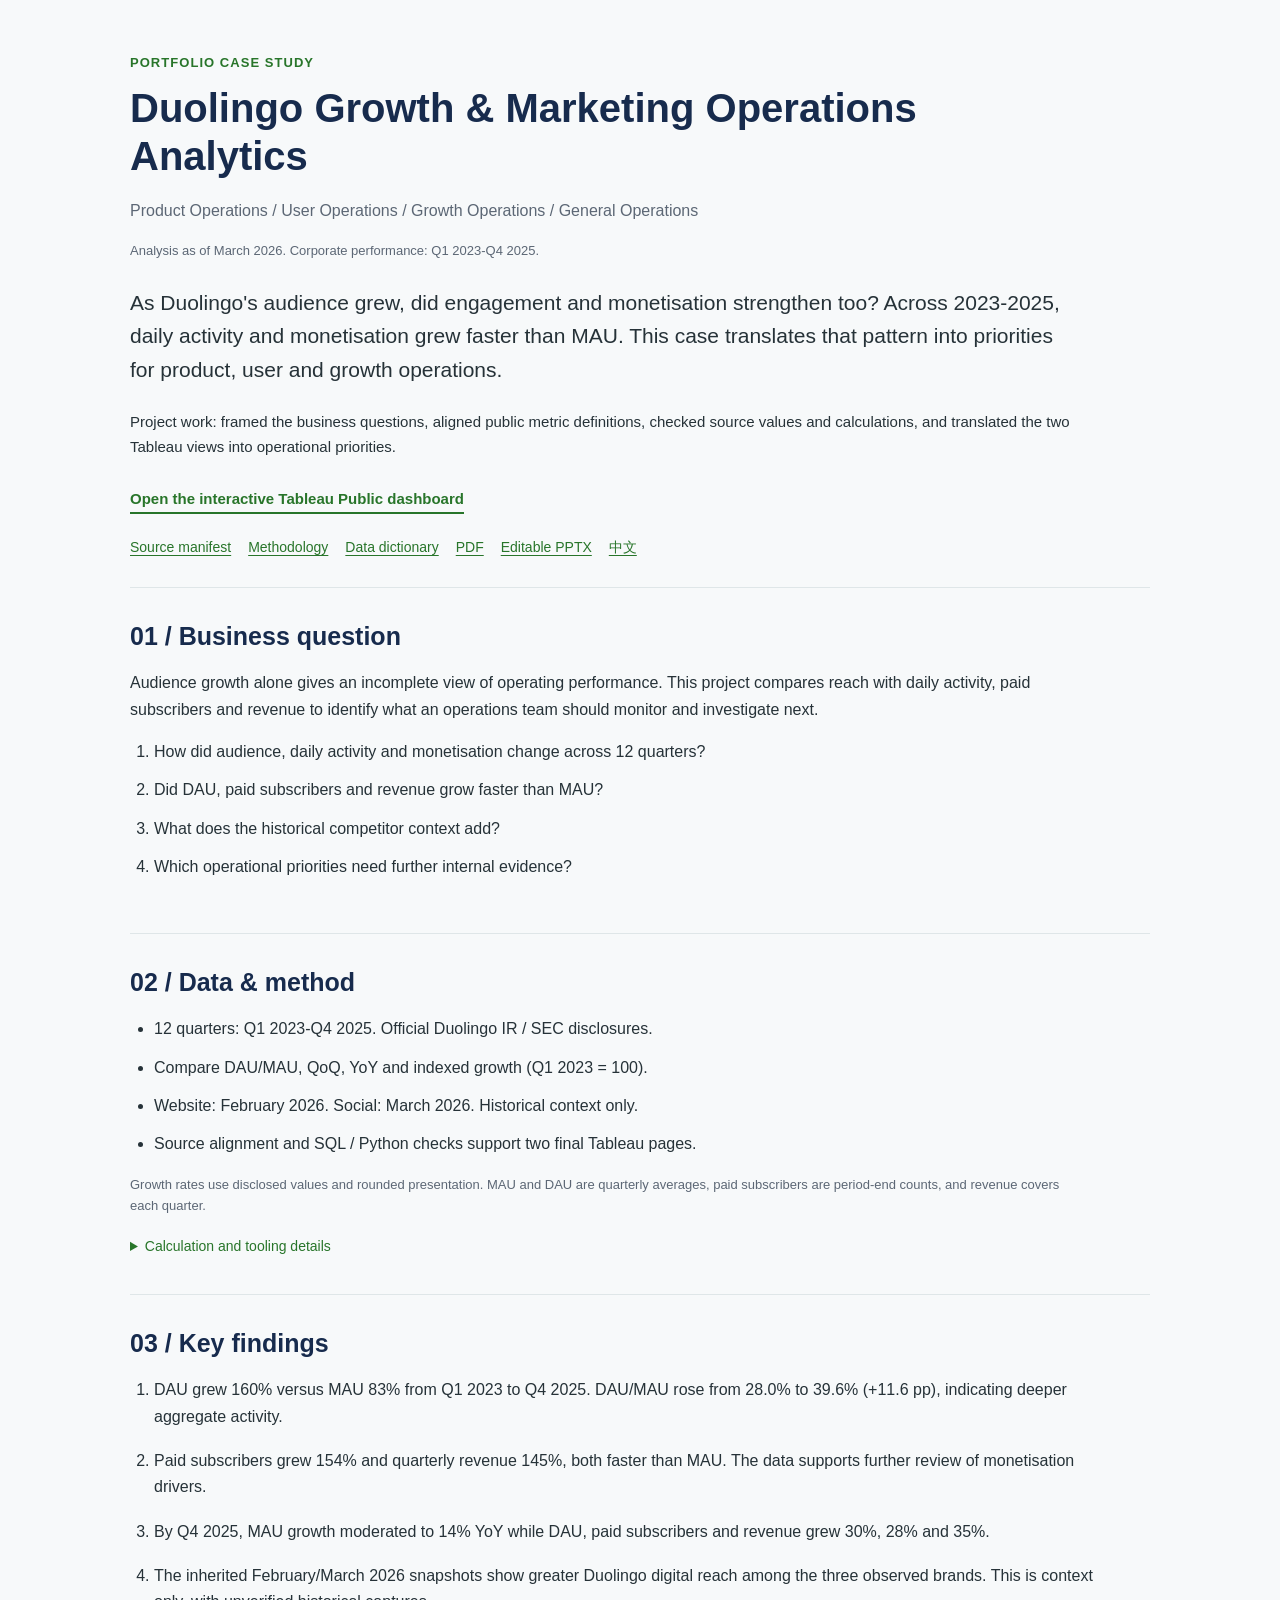
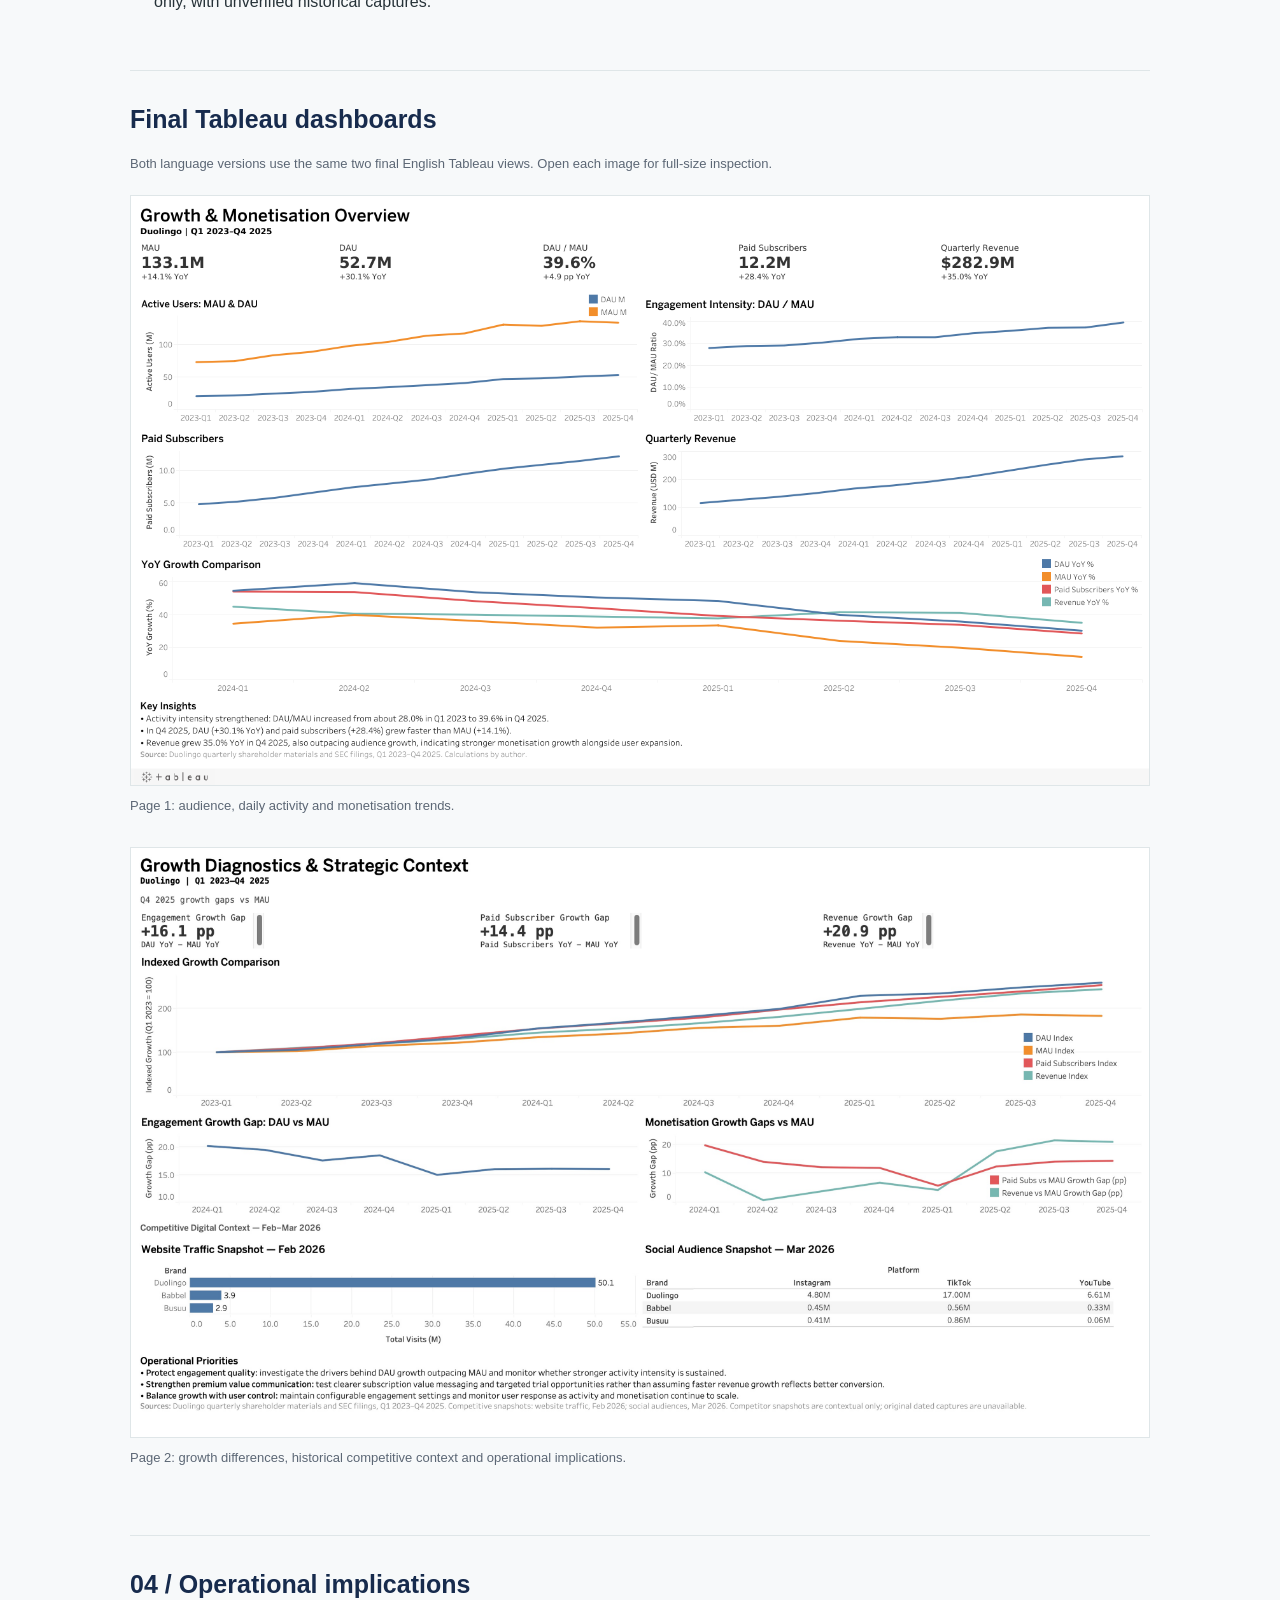
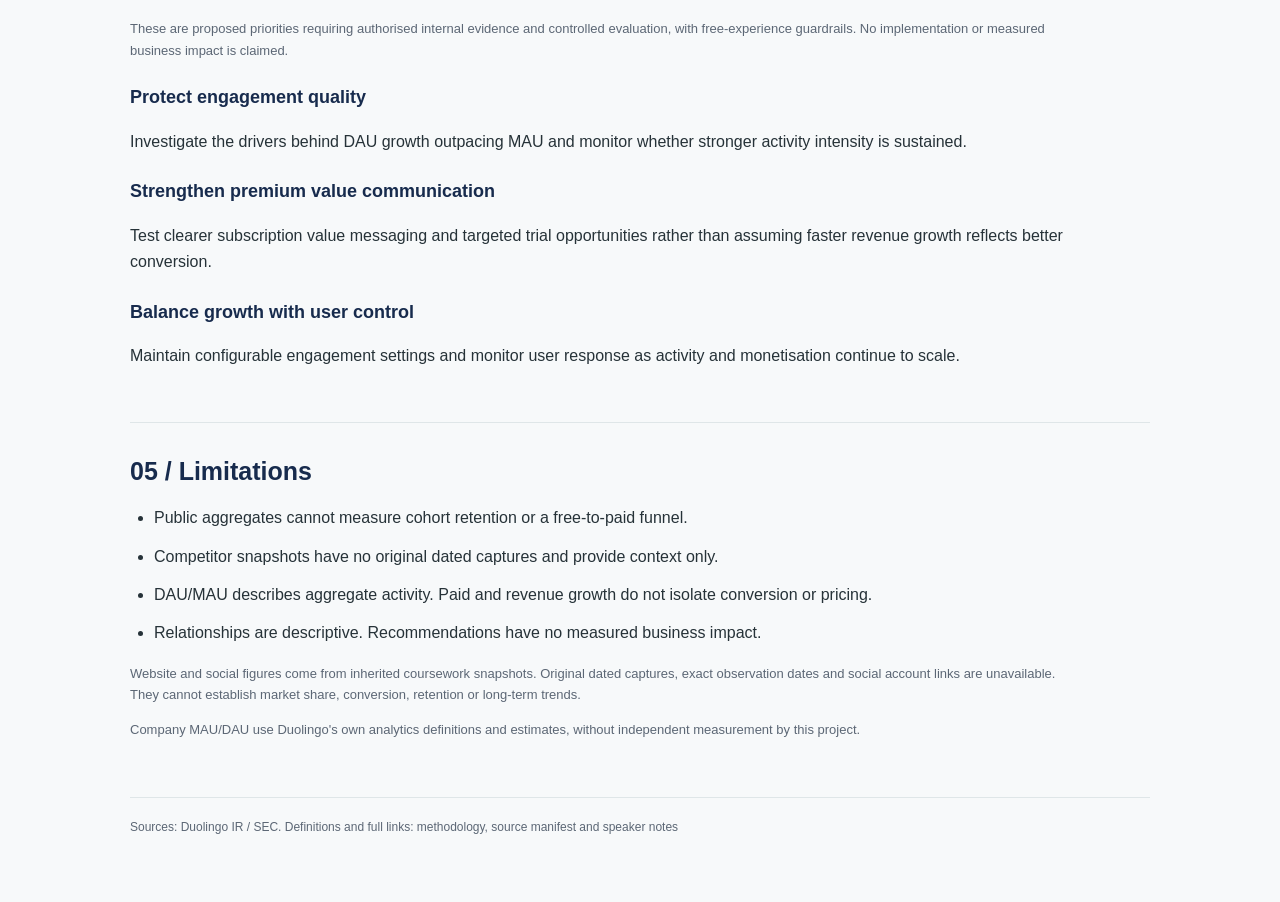
<file: case_study/case_study_en.html>
<!doctype html>
<html lang="en"><head><meta charset="utf-8"><meta name="viewport" content="width=device-width,initial-scale=1"><title>Duolingo Growth &amp; Marketing Operations Analytics</title><style>
:root{--ink:#172b4d;--green:#28752a;--muted:#5c6775;--line:#dfe6e8}*{box-sizing:border-box}body{font-family:Arial,'Hiragino Sans GB',sans-serif;margin:0;background:#f7f9fa;color:#263238;line-height:1.65}.wrap{max-width:1080px;margin:auto;padding:52px 30px 64px}h1{font-size:40px;line-height:1.18;margin:12px 0 18px;color:var(--ink);max-width:950px}h2{font-size:25px;line-height:1.3;color:var(--ink);margin:0 0 18px}h3{font-size:18px;color:var(--ink);margin:22px 0 6px}.eyebrow{color:var(--green);font-size:13px;font-weight:700;letter-spacing:.08em;text-transform:uppercase}.sub,.scope,.small{color:var(--muted)}.scope,.small{font-size:13px}.lead{font-size:21px;max-width:930px;line-height:1.6;margin:24px 0}.role{max-width:940px;font-size:15px}section{border-top:1px solid var(--line);padding:32px 0 8px;margin-top:28px}nav{display:flex;gap:17px;flex-wrap:wrap;font-size:14px;margin:22px 0}a{color:var(--green);text-underline-offset:3px}.primary,.link-slot{display:inline-block;margin-top:12px;font-size:15px;font-weight:700}.primary{border-bottom:2px solid var(--green);text-decoration:none}.link-slot{color:var(--muted)}p,li{max-width:950px}li{margin-bottom:12px}ul,ol{padding-left:24px}.findings li{margin-bottom:18px}figure{margin:20px 0 30px}figure img{display:block;width:100%;height:auto;border:1px solid var(--line);background:white}figcaption{font-size:13px;color:var(--muted);margin-top:9px}details{font-size:14px;margin-top:18px}summary{cursor:pointer;color:var(--green)}footer{font-size:12px;color:var(--muted);border-top:1px solid var(--line);padding-top:20px;margin-top:36px}@media(max-width:700px){.wrap{padding:30px 19px}h1{font-size:31px}.lead{font-size:18px}h2{font-size:23px}}@media print{body{background:white}.wrap{padding:0;max-width:none}nav,.primary,details{display:none}section{break-inside:avoid}figure{break-inside:avoid}h1{font-size:29px}.lead{font-size:17px}}
</style></head><body><main class="wrap"><div class="eyebrow">Portfolio case study</div><h1>Duolingo Growth &amp; Marketing Operations Analytics</h1><p class="sub">Product Operations / User Operations / Growth Operations / General Operations</p><p class="scope">Analysis as of March 2026. Corporate performance: Q1 2023-Q4 2025.</p><p class="lead">As Duolingo's audience grew, did engagement and monetisation strengthen too? Across 2023-2025, daily activity and monetisation grew faster than MAU. This case translates that pattern into priorities for product, user and growth operations.</p><p class="role">Project work: framed the business questions, aligned public metric definitions, checked source values and calculations, and translated the two Tableau views into operational priorities.</p><a class="primary" href="https://public.tableau.com/views/Duolingo_Growth_Marketing_Analytics/P1_Growth_Monetisation_Overview?:language=en-US&amp;:sid=&amp;:redirect=auth&amp;:display_count=n&amp;:origin=viz_share_link" target="_blank" rel="noopener">Open the interactive Tableau Public dashboard</a><nav><a href="../docs/source_manifest.csv">Source manifest</a><a href="../docs/methodology.md">Methodology</a><a href="../docs/data_dictionary.md">Data dictionary</a><a href="Duolingo_Growth_Operations_Case_Study_EN.pdf">PDF</a><a href="Duolingo_Growth_Operations_Case_Study_EN.pptx">Editable PPTX</a><a href="case_study_cn.html">中文</a></nav>
<section id="question"><h2>01 / Business question</h2><p>Audience growth alone gives an incomplete view of operating performance. This project compares reach with daily activity, paid subscribers and revenue to identify what an operations team should monitor and investigate next.</p><ol><li>How did audience, daily activity and monetisation change across 12 quarters?</li><li>Did DAU, paid subscribers and revenue grow faster than MAU?</li><li>What does the historical competitor context add?</li><li>Which operational priorities need further internal evidence?</li></ol></section>
<section id="method"><h2>02 / Data & method</h2><ul><li>12 quarters: Q1 2023-Q4 2025. Official Duolingo IR / SEC disclosures.</li><li>Compare DAU/MAU, QoQ, YoY and indexed growth (Q1 2023 = 100).</li><li>Website: February 2026. Social: March 2026. Historical context only.</li><li>Source alignment and SQL / Python checks support two final Tableau pages.</li></ul><p class="small">Growth rates use disclosed values and rounded presentation. MAU and DAU are quarterly averages, paid subscribers are period-end counts, and revenue covers each quarter.</p><details><summary>Calculation and tooling details</summary><p>SQL formulas were checked through a SQLite compatibility adaptation. Native MySQL execution remains unverified. The raw data, processed CSVs, metric definitions and frozen conclusions are preserved.</p><p>Definitions: DAU/MAU measures aggregate activity intensity, growth-rate gaps use percentage points, and growth indexes use Q1 2023 = 100.</p></details></section>
<section id="findings"><h2>03 / Key findings</h2><ol class="findings"><li>DAU grew 160% versus MAU 83% from Q1 2023 to Q4 2025. DAU/MAU rose from 28.0% to 39.6% (+11.6 pp), indicating deeper aggregate activity.</li><li>Paid subscribers grew 154% and quarterly revenue 145%, both faster than MAU. The data supports further review of monetisation drivers.</li><li>By Q4 2025, MAU growth moderated to 14% YoY while DAU, paid subscribers and revenue grew 30%, 28% and 35%.</li><li>The inherited February/March 2026 snapshots show greater Duolingo digital reach among the three observed brands. This is context only, with unverified historical captures.</li></ol></section>
<section id="dashboards"><h2>Final Tableau dashboards</h2><p class="small">Both language versions use the same two final English Tableau views. Open each image for full-size inspection.</p><figure><a href="../dashboard/final/tableau_page1.png"><img src="../dashboard/final/tableau_page1.png" alt="Tableau Page 1: Growth and Monetisation Overview"></a><figcaption>Page 1: audience, daily activity and monetisation trends.</figcaption></figure><figure><a href="../dashboard/final/tableau_page2.png"><img src="../dashboard/final/tableau_page2.png" alt="Tableau Page 2: Growth Diagnostics and Strategic Context"></a><figcaption>Page 2: growth differences, historical competitive context and operational implications.</figcaption></figure></section>
<section id="operations"><h2>04 / Operational implications</h2><p class="small">These are proposed priorities requiring authorised internal evidence and controlled evaluation, with free-experience guardrails. No implementation or measured business impact is claimed.</p><h3>Protect engagement quality</h3><p>Investigate the drivers behind DAU growth outpacing MAU and monitor whether stronger activity intensity is sustained.</p><h3>Strengthen premium value communication</h3><p>Test clearer subscription value messaging and targeted trial opportunities rather than assuming faster revenue growth reflects better conversion.</p><h3>Balance growth with user control</h3><p>Maintain configurable engagement settings and monitor user response as activity and monetisation continue to scale.</p></section>
<section id="limits"><h2>05 / Limitations</h2><ul><li>Public aggregates cannot measure cohort retention or a free-to-paid funnel.</li><li>Competitor snapshots have no original dated captures and provide context only.</li><li>DAU/MAU describes aggregate activity. Paid and revenue growth do not isolate conversion or pricing.</li><li>Relationships are descriptive. Recommendations have no measured business impact.</li></ul><p class="small">Website and social figures come from inherited coursework snapshots. Original dated captures, exact observation dates and social account links are unavailable. They cannot establish market share, conversion, retention or long-term trends.</p><p class="small">Company MAU/DAU use Duolingo's own analytics definitions and estimates, without independent measurement by this project.</p></section><footer>Sources: Duolingo IR / SEC. Definitions and full links: methodology, source manifest and speaker notes</footer></main></body></html>
</file>
<file: assets/style.css>
:root{--ink:#162a20;--text:#34483e;--muted:#52655a;--green:#226b38;--line:#dce5df;--soft:#f3f7f0;--white:#fff;--radius:8px;--width:1120px}*{box-sizing:border-box}html{scroll-behavior:smooth;scroll-padding-top:24px}body{margin:0;background:#fff;color:var(--text);font-family:-apple-system,BlinkMacSystemFont,"Segoe UI",Arial,sans-serif;font-size:17px;line-height:1.7;-webkit-font-smoothing:antialiased}a{color:var(--green);text-underline-offset:4px;text-decoration-thickness:1px}a:hover{text-decoration-thickness:2px}a:focus-visible{outline:3px solid #597dde;outline-offset:5px;border-radius:3px}.page-width{width:min(var(--width),calc(100% - 80px));margin-inline:auto}.skip{position:absolute;left:20px;top:-100px;padding:12px 18px;background:var(--ink);color:#fff;z-index:3}.skip:focus{top:12px}.topbar{border-bottom:1px solid var(--line);background:var(--soft)}.topbar-inner{width:min(var(--width),calc(100% - 80px));margin:auto;min-height:72px;display:flex;justify-content:space-between;align-items:center;gap:24px}.brand{font-size:16px;letter-spacing:-.025em;font-weight:700;text-decoration:none;color:var(--ink)}.brand span{font-weight:400;color:var(--muted);margin-left:8px}.top-cta{font-size:14px;font-weight:650;text-decoration:none}.hero{padding-block:66px 34px}.eyebrow{margin:0 0 17px;color:var(--green);font-size:12px;letter-spacing:.14em;font-weight:700;text-transform:uppercase}h1,h2,h3{color:var(--ink)}h1{font-size:clamp(34px,4.6vw,56px);line-height:1.12;letter-spacing:-.045em;margin:0 0 20px;max-width:1000px;font-weight:720}h2{font-size:30px;line-height:1.25;letter-spacing:-.025em;margin:0;font-weight:680}h3{font-size:20px;line-height:1.4;margin:26px 0 7px}.sub{font-size:14px;color:var(--muted);margin:0 0 25px}.lead{font-size:21px;line-height:1.6;max-width:880px;margin:0 0 25px;letter-spacing:-.01em}.role{font-size:14px;max-width:930px;color:var(--muted);margin:22px 0 0}.actions{display:flex;gap:12px;flex-wrap:wrap;align-items:center;margin:24px 0 0}.button{padding:11px 19px;min-height:48px;display:inline-flex;justify-content:center;align-items:center;border:1px solid var(--green);border-radius:var(--radius);font-size:15px;font-weight:650;line-height:1.5;text-decoration:none}.button:hover{text-decoration:none}.primary{background:var(--green);color:#fff}.primary:hover{background:#194f2a}.secondary{background:#fff;color:var(--green)}.secondary:hover{background:var(--soft)}.scope{display:grid;grid-template-columns:1.2fr .8fr 1.2fr;gap:20px;margin:40px 0 0;padding:22px 0;border-block:1px solid var(--line);font-size:14px}.scope dt{text-transform:uppercase;letter-spacing:.065em;font-size:10px;font-weight:750;color:var(--muted);margin-bottom:5px}.scope dd{margin:0;color:var(--ink);font-weight:600}.section-nav{display:flex;flex-wrap:wrap;column-gap:25px;row-gap:2px;padding:16px 0 19px;border-bottom:1px solid var(--line);font-size:13px}.section-nav a{display:inline-block;padding:8px 0;text-decoration:none;font-weight:650}.section-nav a:hover{text-decoration:underline}.content section{padding:47px 0;border-bottom:1px solid var(--line)}.section-heading{display:flex;align-items:baseline;gap:18px;margin-bottom:22px}.section-number{font-size:12px;letter-spacing:.05em;color:var(--green);font-weight:700;min-width:18px}p{margin:0 0 18px}ol,ul{padding-left:25px;margin:18px 0 0;max-width:940px}li{padding-left:5px;margin-bottom:13px}.small{font-size:14px;color:var(--muted);max-width:940px}#question>p{max-width:890px}#question ol{display:grid;grid-template-columns:1fr 1fr;gap:0 45px;max-width:100%}#question li{font-size:16px;margin-bottom:15px;padding-left:8px}.dashboard{margin:30px 0 42px}.dashboard:last-child{margin-bottom:0}.dashboard>a{display:block;overflow:visible}.dashboard img{display:block;width:100%;height:auto;border:1px solid var(--line);border-radius:4px;background:#fff}.dashboard a:focus-visible{outline-offset:5px}figcaption{font-size:13px;color:var(--muted);line-height:1.6;margin-top:12px}.figure-actions{display:flex;flex-wrap:wrap;gap:8px 24px;margin-top:7px}.figure-actions a{padding-block:5px;font-size:13px;font-weight:650}.findings{list-style:none;counter-reset:findings;padding:0;max-width:100%;display:grid;grid-template-columns:1fr 1fr;gap:0 40px}.findings li{counter-increment:findings;position:relative;border-top:1px solid var(--line);padding:19px 0 18px 33px;margin:0;font-size:17px}.findings li:before{content:counter(findings,decimal-leading-zero);position:absolute;left:0;top:23px;font-size:11px;font-weight:700;color:var(--green)}#operations>p:not(.small){max-width:910px}#operations>h3{margin-top:25px}#operations>.small{border-left:3px solid #6da35d;padding:3px 0 3px 18px;margin-bottom:24px}.method-details{margin-top:24px;padding:20px 24px;background:var(--soft);border-radius:var(--radius);font-size:15px;max-width:940px}.method-details h3{font-size:16px;margin:0 0 10px}.method-details p:last-child{margin:0}#limits ul{margin-bottom:23px}#limits .small{margin-bottom:15px}section.resources{background:var(--soft);border:1px solid var(--line);padding:30px 34px;margin:34px 0 0;border-radius:var(--radius)}.resources h2{font-size:25px}.resources nav{display:flex;flex-wrap:wrap;gap:8px 25px;font-size:13px;margin-top:24px}.resources nav a{padding-block:6px}footer{position:relative;font-size:12px;color:var(--muted);padding-block:30px 40px;margin-top:20px}footer p{margin:0 0 6px;max-width:900px}footer>a{display:inline-block;padding-block:10px;margin-top:6px}
@media(min-width:1300px){.hero{padding-top:76px}}@media(max-width:760px){body{font-size:16px}.page-width,.topbar-inner{width:calc(100% - 40px)}.topbar-inner{min-height:62px;gap:14px}.brand{font-size:14px}.brand span{display:none}.top-cta{font-size:12px}.hero{padding-block:37px 23px}h1{font-size:37px;letter-spacing:-.04em;line-height:1.13}h2{font-size:25px}.lead{font-size:18px;line-height:1.65}.sub{font-size:12px;margin-bottom:22px}.scope{grid-template-columns:1fr;gap:15px;margin-top:28px;padding-block:20px}.scope div{display:flex;gap:16px;align-items:baseline}.scope dt{flex:0 0 117px;font-size:9px;margin:0}.scope dd{font-size:12px}.role{font-size:12px;line-height:1.7}.button{font-size:13px;padding:11px 15px;min-height:46px}.actions{gap:10px}.section-nav{font-size:12px;column-gap:18px;row-gap:0;padding-block:8px 12px}.content section{padding-block:32px}.section-heading{gap:12px;margin-bottom:20px}#question ol,.findings{grid-template-columns:1fr;gap:0}#question li{font-size:15px}.findings li{font-size:16px}.dashboard{margin-block:22px 30px}figcaption{font-size:12px}.figure-actions{gap:0 20px}.figure-actions a{font-size:12px;padding-block:8px}.small{font-size:13px}.method-details{font-size:14px;padding:19px}.content section.resources{padding:24px 20px;margin-top:24px}.resources nav{column-gap:20px;font-size:12px}.resources .actions{align-items:stretch}.resources .button{width:100%}.resources h2{font-size:23px}footer{font-size:11px;line-height:1.7}}@media(max-width:360px){h1{font-size:32px}.hero>.actions{flex-direction:column;align-items:stretch}.scope div{display:block}.scope dt{margin-bottom:4px}.scope dd{font-size:13px}}@media(prefers-reduced-motion:reduce){html{scroll-behavior:auto}}@media print{.topbar,.section-nav,.skip,.actions,.figure-actions,.resources,footer>a{display:none}body{font-size:11px}.page-width{width:100%;max-width:none}.hero{padding-top:0}h1{font-size:30px}h2{font-size:21px}.lead{font-size:14px}.dashboard{break-inside:avoid}.content section{padding-block:20px}.scope{margin-top:20px}.dashboard img{width:100%}a{color:inherit}.findings{display:block}}
/* Curated Chinese / English routing; original portfolio layout is retained. */
.topbar-tools{display:flex;align-items:center;justify-content:flex-end;gap:24px;flex-wrap:wrap}.language-switch{display:flex;align-items:center;gap:9px;font-size:13px;white-space:nowrap}.language-switch a{text-decoration:none}.language-switch a:hover{text-decoration:underline}.language-switch [aria-current="page"]{font-weight:750;color:var(--ink);text-decoration:underline;text-underline-offset:5px}.language-divider{color:var(--muted)}html[lang="zh-Hans"] body{font-family:-apple-system,BlinkMacSystemFont,"PingFang SC","Microsoft YaHei","Noto Sans CJK SC","Segoe UI",Arial,sans-serif}html[lang="zh-Hans"] h1{letter-spacing:-.025em;line-height:1.25}html[lang="zh-Hans"] .lead{line-height:1.8}html[lang="zh-Hans"] .scope dt{letter-spacing:.025em}.method-details summary{font-weight:650;color:var(--ink);cursor:pointer}.method-details[open] summary{margin-bottom:14px}.method-details ul{margin-bottom:18px}.method-details>p{margin-bottom:16px}.method-details>p:last-child{margin-bottom:0}
@media(max-width:760px){.topbar-tools{gap:7px 15px}.language-switch{font-size:12px;gap:7px}html[lang="zh-Hans"] h1{line-height:1.3}html[lang="zh-Hans"] .scope dt{font-size:11px}html[lang="zh-Hans"] .scope dd{line-height:1.7}html[lang="zh-Hans"] .scope div{align-items:start}.topbar-inner{padding-block:10px}.topbar-tools .top-cta{font-size:11px}}
@media(max-width:360px){.topbar-tools{gap:4px 10px}.topbar-tools .top-cta{font-size:10px}.language-switch{font-size:11px}}
</file>
